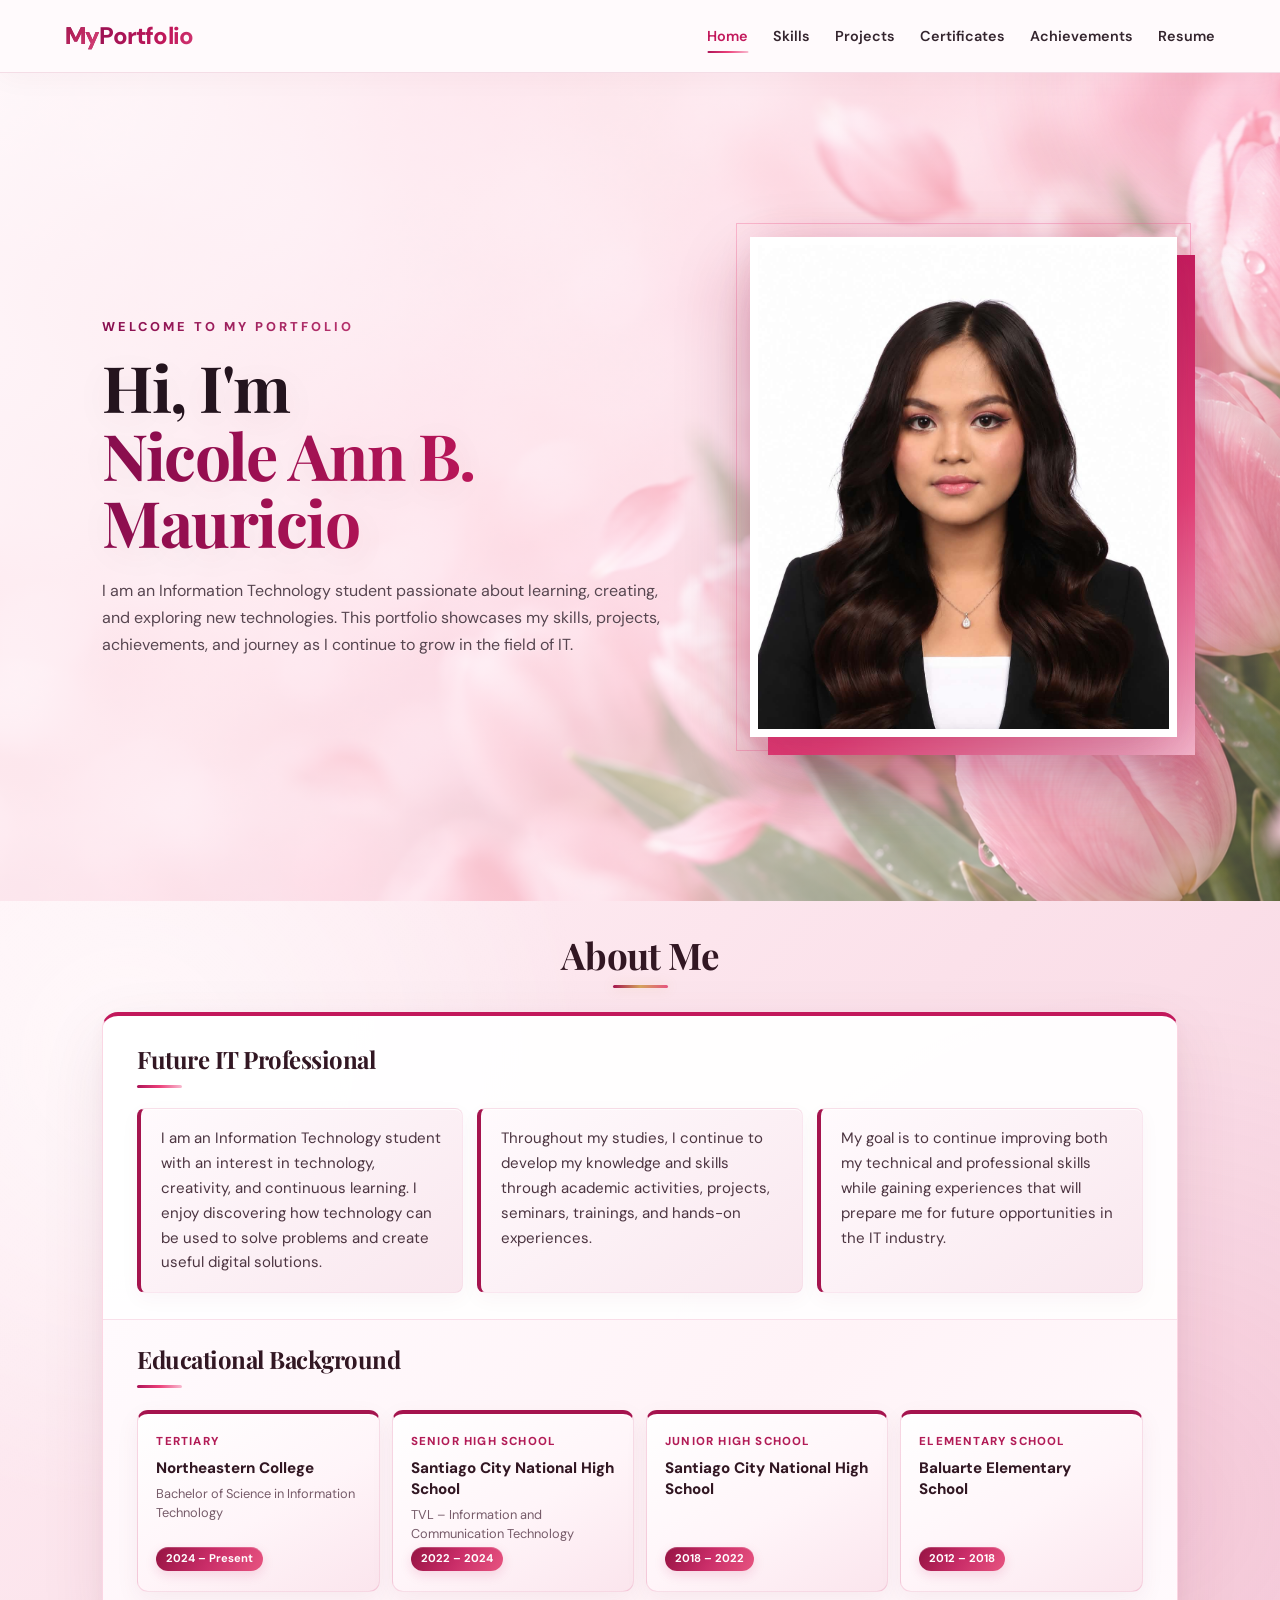
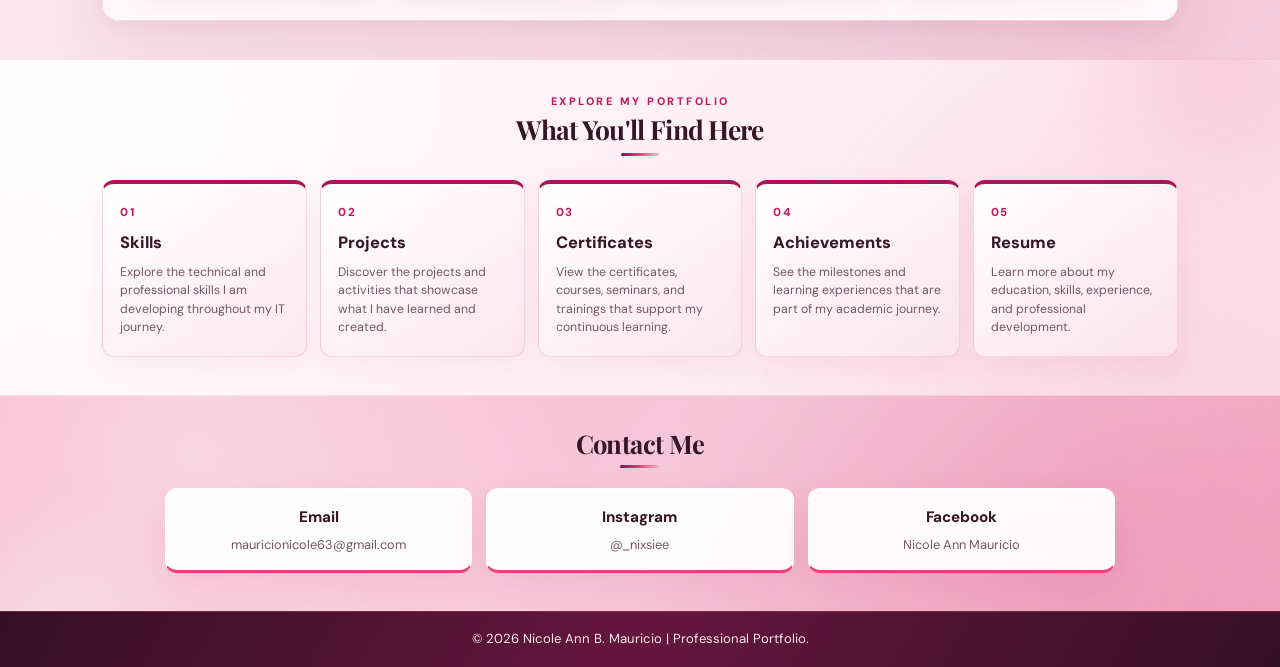
<file: index.html>
<!DOCTYPE html>
<html lang="en">

<head>
    <meta charset="UTF-8">
    <meta name="viewport" content="width=device-width, initial-scale=1.0">
    <title>Portfolio | Nicole Ann B. Mauricio</title>
    <link rel="stylesheet" href="css/index.css">
</head>

<body>

    <header>
        <nav class="navbar">

            <a href="index.html" class="logo">
                <span>My</span>Portfolio
            </a>

            <button
                class="hamburger"
                id="hamburger"
                type="button"
                aria-label="Open navigation menu"
                aria-expanded="false"
                aria-controls="navMenu"
            >
                ☰
            </button>

            <ul class="nav-links" id="navMenu">
                <li><a href="index.html" class="active">Home</a></li>
                <li><a href="skills.html">Skills</a></li>
                <li><a href="projects.html">Projects</a></li>
                <li><a href="certificates.html">Certificates</a></li>
                <li><a href="achievements.html">Achievements</a></li>
                <li><a href="resume.html">Resume</a></li>
            </ul>

        </nav>
    </header>

    <main>

        <section
            class="hero"
            style="background-image: url('images/tulips.png');"
        >

            <div class="hero-container">

                <div class="hero-content">

                    <p class="small-title">
                        WELCOME TO MY PORTFOLIO
                    </p>

                    <h1>
                        Hi, I'm
                        <span>Nicole Ann B. Mauricio</span>
                    </h1>

                    <p class="hero-introduction">
                        I am an Information Technology student
                        passionate about learning, creating, and
                        exploring new technologies. This portfolio
                        showcases my skills, projects, achievements,
                        and journey as I continue to grow in the
                        field of IT.
                    </p>

                </div>

                <div class="hero-photo">

                    <div class="profile-frame">

                        <img
                            src="images/profile.jpg"
                            alt="Profile photo"
                        >

                    </div>

                </div>

            </div>

        </section>

        <section class="home-about">

            <div class="section-heading">
                <h2>About Me</h2>
            </div>

            <div class="about-container">

                <div class="about-text">

                    <h3>Future IT Professional</h3>

                    <div class="about-description">

                        <p>
                            I am an Information Technology student with an
                            interest in technology, creativity, and continuous
                            learning. I enjoy discovering how technology can be
                            used to solve problems and create useful digital
                            solutions.
                        </p>

                        <p>
                            Throughout my studies, I continue to develop my
                            knowledge and skills through academic activities,
                            projects, seminars, trainings, and hands-on
                            experiences.
                        </p>

                        <p>
                            My goal is to continue improving both my technical
                            and professional skills while gaining experiences
                            that will prepare me for future opportunities in
                            the IT industry.
                        </p>

                    </div>

                </div>

                <div class="educational-background">

                    <h3>Educational Background</h3>

                    <div class="education-grid">

                        <div class="education-item">

                            <span class="year">
                                TERTIARY
                            </span>

                            <h4>
                                Northeastern College
                            </h4>

                            <p>
                                Bachelor of Science in
                                Information Technology
                            </p>

                            <span class="education-year">
                                2024 – Present
                            </span>

                        </div>

                        <div class="education-item">

                            <span class="year">
                                SENIOR HIGH SCHOOL
                            </span>

                            <h4>
                                Santiago City National High School
                            </h4>

                            <p>
                                TVL – Information and
                                Communication Technology
                            </p>

                            <span class="education-year">
                                2022 – 2024
                            </span>

                        </div>

                        <div class="education-item">

                            <span class="year">
                                JUNIOR HIGH SCHOOL
                            </span>

                            <h4>
                                Santiago City National High School
                            </h4>

                            <span class="education-year">
                                2018 – 2022
                            </span>

                        </div>

                        <div class="education-item">

                            <span class="year">
                                ELEMENTARY SCHOOL
                            </span>

                            <h4>
                                Baluarte Elementary School
                            </h4>

                            <span class="education-year">
                                2012 – 2018
                            </span>

                        </div>

                    </div>

                </div>

            </div>

        </section>

        <section class="home-overview">

            <div class="overview-heading">

                <p class="small-title">
                    EXPLORE MY PORTFOLIO
                </p>

                <h2>
                    What You'll Find Here
                </h2>

            </div>

            <div class="overview-container">

                <a
                    href="skills.html"
                    class="overview-card"
                >

                    <span class="overview-number">
                        01
                    </span>

                    <h3>
                        Skills
                    </h3>

                    <p>
                        Explore the technical and professional skills
                        I am developing throughout my IT journey.
                    </p>

                </a>

                <a
                    href="projects.html"
                    class="overview-card"
                >

                    <span class="overview-number">
                        02
                    </span>

                    <h3>
                        Projects
                    </h3>

                    <p>
                        Discover the projects and activities that
                        showcase what I have learned and created.
                    </p>

                </a>

                <a
                    href="certificates.html"
                    class="overview-card"
                >

                    <span class="overview-number">
                        03
                    </span>

                    <h3>
                        Certificates
                    </h3>

                    <p>
                        View the certificates, courses, seminars,
                        and trainings that support my continuous
                        learning.
                    </p>

                </a>

                <a
                    href="achievements.html"
                    class="overview-card"
                >

                    <span class="overview-number">
                        04
                    </span>

                    <h3>
                        Achievements
                    </h3>

                    <p>
                        See the milestones and learning experiences
                        that are part of my academic journey.
                    </p>

                </a>

                <a
                    href="resume.html"
                    class="overview-card"
                >

                    <span class="overview-number">
                        05
                    </span>

                    <h3>
                        Resume
                    </h3>

                    <p>
                        Learn more about my education, skills,
                        experience, and professional development.
                    </p>

                </a>

            </div>

        </section>

        <section class="home-contact">

            <div class="contact-heading">

                <h2>
                    Contact Me
                </h2>

            </div>

            <div class="contact-container">

                <a
                    href="mailto:mauricionicole63@gmail.com"
                    class="contact-card"
                >

                    <strong>
                        Email
                    </strong>

                    <span>
                        mauricionicole63@gmail.com
                    </span>

                </a>

                <a
                    href="https://www.instagram.com/_nixsiee/"
                    target="_blank"
                    rel="noopener noreferrer"
                    class="contact-card"
                >

                    <strong>
                        Instagram
                    </strong>

                    <span>
                        @_nixsiee
                    </span>

                </a>

                <a
                    href="https://www.facebook.com/nixsieee/"
                    target="_blank"
                    rel="noopener noreferrer"
                    class="contact-card"
                >

                    <strong>
                        Facebook
                    </strong>

                    <span>
                        Nicole Ann Mauricio
                    </span>

                </a>

            </div>

        </section>

    </main>

    <footer>

        <p>
            © 2026 Nicole Ann B. Mauricio | Professional Portfolio.
        </p>

    </footer>

    <script src="js/script.js"></script>

    <script src="js/index.js" defer></script>
</body>

</html>
</file>
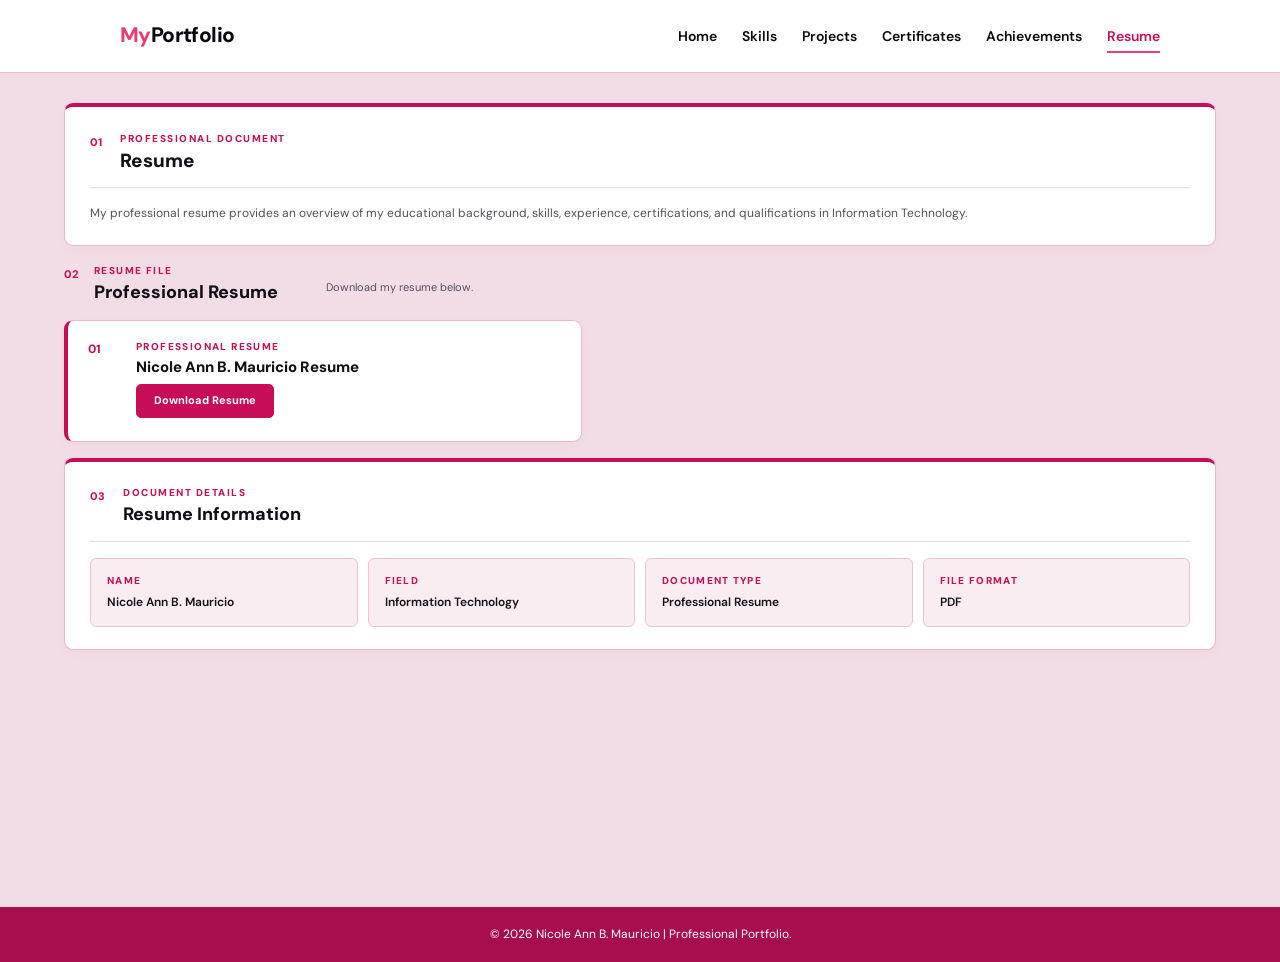
<file: resume.html>
<!DOCTYPE html>
<html lang="en">

<head>
    <meta charset="UTF-8">
    <meta name="viewport" content="width=device-width, initial-scale=1.0">
    <title>Resume | Nicole Ann B. Mauricio</title>
    <link rel="stylesheet" href="css/resume.css">
</head>

<body>

    <header>
        <nav class="navbar">

            <a href="index.html" class="logo">
                <span>My</span>Portfolio
            </a>

            <button
                class="hamburger"
                id="hamburger"
                type="button"
                aria-label="Open navigation menu"
                aria-expanded="false"
                aria-controls="navMenu"
            >
                ☰
            </button>

            <ul class="nav-links" id="navMenu">
                <li><a href="index.html">Home</a></li>
                <li><a href="skills.html">Skills</a></li>
                <li><a href="projects.html">Projects</a></li>
                <li><a href="certificates.html">Certificates</a></li>
                <li><a href="achievements.html">Achievements</a></li>
                <li><a href="resume.html" class="active">Resume</a></li>
            </ul>

        </nav>
    </header>

    <main>

        <section class="resume-download-section">

            <div class="resume-download-content">

                <div class="resume-dashboard-summary">

                    <div class="resume-dashboard-title">

                        <span class="resume-dashboard-number">
                            01
                        </span>

                        <div>

                            <p class="resume-dashboard-label">
                                PROFESSIONAL DOCUMENT
                            </p>

                            <h1>
                                Resume
                            </h1>

                        </div>

                    </div>

                    <p class="resume-dashboard-description">
                        My professional resume provides an overview of my
                        educational background, skills, experience,
                        certifications, and qualifications in Information
                        Technology.
                    </p>

                </div>

                <div class="resume-dashboard-download-heading">

                    <div>

                        <span>
                            02
                        </span>

                        <div>

                            <p>
                                RESUME FILE
                            </p>

                            <h2>
                                Professional Resume
                            </h2>

                        </div>

                    </div>

                    <p>
                        Download my resume below.
                    </p>

                </div>

                <div class="resume-version-container">

                    <div class="resume-version-card">

                        <span class="resume-version-number">
                            01
                        </span>

                        <div class="resume-version-info">

                            <p class="resume-card-label">
                                PROFESSIONAL RESUME
                            </p>

                            <h3>
                                Nicole Ann B. Mauricio Resume
                            </h3>

                            <a
                                href="resume/Mauricio Resume.pdf"
                                class="resume-download-btn"
                                download
                            >
                                Download Resume
                            </a>

                        </div>

                    </div>

                </div>

                <div class="resume-document-details">

                    <div class="resume-dashboard-title">

                        <span class="resume-dashboard-number">
                            03
                        </span>

                        <div>

                            <p class="resume-dashboard-label">
                                DOCUMENT DETAILS
                            </p>

                            <h2>
                                Resume Information
                            </h2>

                        </div>

                    </div>

                    <div class="resume-document-grid">

                        <div class="resume-document-item">
                            <span>NAME</span>
                            <p>Nicole Ann B. Mauricio</p>
                        </div>

                        <div class="resume-document-item">
                            <span>FIELD</span>
                            <p>Information Technology</p>
                        </div>

                        <div class="resume-document-item">
                            <span>DOCUMENT TYPE</span>
                            <p>Professional Resume</p>
                        </div>

                        <div class="resume-document-item">
                            <span>FILE FORMAT</span>
                            <p>PDF</p>
                        </div>

                    </div>

                </div>

            </div>

        </section>

    </main>

    <footer>
        <p>
            © 2026 Nicole Ann B. Mauricio | Professional Portfolio.
        </p>
    </footer>

    <script src="js/script.js"></script>

    <script src="js/resume.js" defer></script>
</body>

</html>
</file>
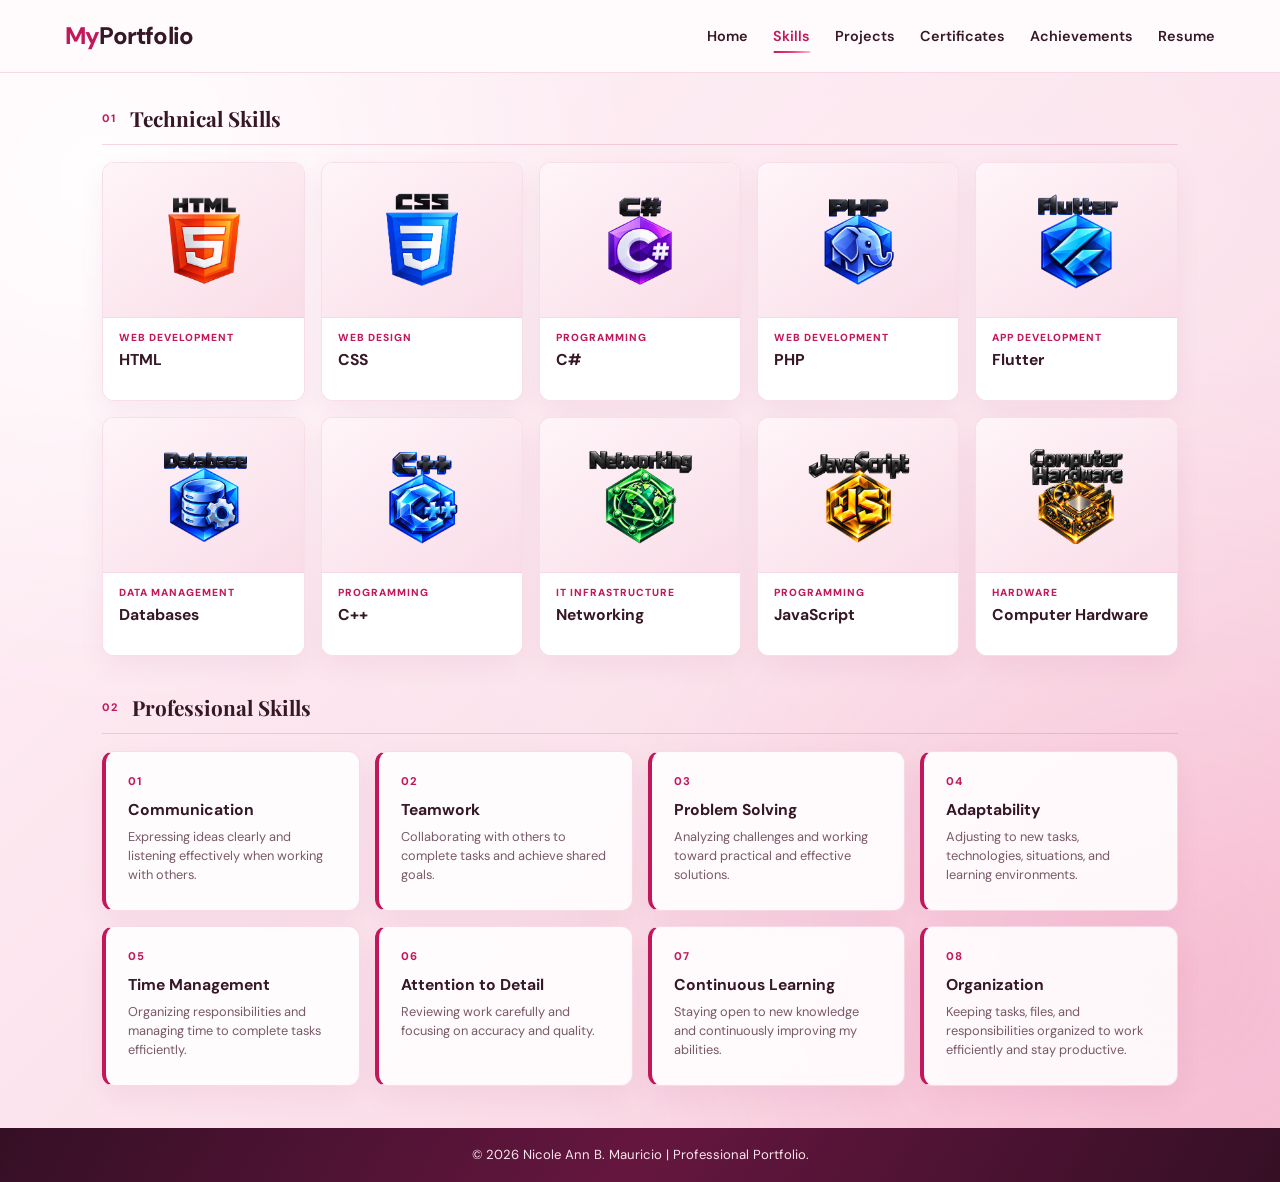
<file: skills.html>
<!DOCTYPE html>
<html lang="en">

<head>
    <meta charset="UTF-8">
    <meta name="viewport" content="width=device-width, initial-scale=1.0">
    <title>Skills | Nicole Ann B. Mauricio</title>
    <link rel="stylesheet" href="css/skills.css">
</head>

<body>

    <header>
        <nav class="navbar">

            <a href="index.html" class="logo">
                <span>My</span>Portfolio
            </a>

            <button
                class="hamburger"
                id="hamburger"
                type="button"
                aria-label="Open navigation menu"
                aria-expanded="false"
                aria-controls="navMenu"
            >
                ☰
            </button>

            <ul class="nav-links" id="navMenu">
                <li><a href="index.html">Home</a></li>
                <li><a href="skills.html" class="active">Skills</a></li>
                <li><a href="projects.html">Projects</a></li>
                <li><a href="certificates.html">Certificates</a></li>
                <li><a href="achievements.html">Achievements</a></li>
                <li><a href="resume.html">Resume</a></li>
            </ul>

        </nav>
    </header>

    <main>

        <section class="skills-page">

            <div class="technical-section">

                <div class="skills-section-title">

                    <div>
                        <span>01</span>
                        <h2>Technical Skills</h2>
                    </div>

                </div>

                <div class="technical-skills-grid">

                    <div class="technical-skill-card">

                        <div class="skill-image">
                            <img
                                src="images/html.png"
                                alt="HTML"
                            >
                        </div>

                        <div class="technical-skill-info">
                            <span>WEB DEVELOPMENT</span>
                            <h3>HTML</h3>
                        </div>

                    </div>

                    <div class="technical-skill-card">

                        <div class="skill-image">
                            <img
                                src="images/css.png"
                                alt="CSS"
                            >
                        </div>

                        <div class="technical-skill-info">
                            <span>WEB DESIGN</span>
                            <h3>CSS</h3>
                        </div>

                    </div>

                    <div class="technical-skill-card">

                        <div class="skill-image">
                            <img
                                src="images/csharp.png"
                                alt="C#"
                            >
                        </div>

                        <div class="technical-skill-info">
                            <span>PROGRAMMING</span>
                            <h3>C#</h3>
                        </div>

                    </div>

                    <div class="technical-skill-card">

                        <div class="skill-image">
                            <img
                                src="images/php.png"
                                alt="PHP"
                            >
                        </div>

                        <div class="technical-skill-info">
                            <span>WEB DEVELOPMENT</span>
                            <h3>PHP</h3>
                        </div>

                    </div>

                    <div class="technical-skill-card">

                        <div class="skill-image">
                            <img
                                src="images/flutter.png"
                                alt="Flutter"
                            >
                        </div>

                        <div class="technical-skill-info">
                            <span>APP DEVELOPMENT</span>
                            <h3>Flutter</h3>
                        </div>

                    </div>

                    <div class="technical-skill-card">

                        <div class="skill-image">
                            <img
                                src="images/database.png"
                                alt="Databases"
                            >
                        </div>

                        <div class="technical-skill-info">
                            <span>DATA MANAGEMENT</span>
                            <h3>Databases</h3>
                        </div>

                    </div>

                    <div class="technical-skill-card">

                        <div class="skill-image">
                            <img
                                src="images/cpp.png"
                                alt="C++"
                            >
                        </div>

                        <div class="technical-skill-info">
                            <span>PROGRAMMING</span>
                            <h3>C++</h3>
                        </div>

                    </div>

                    <div class="technical-skill-card">

                        <div class="skill-image">
                            <img
                                src="images/networking.png"
                                alt="Networking"
                            >
                        </div>

                        <div class="technical-skill-info">
                            <span>IT INFRASTRUCTURE</span>
                            <h3>Networking</h3>
                        </div>

                    </div>

                    <div class="technical-skill-card">

                        <div class="skill-image">
                            <img
                                src="images/javascript.png"
                                alt="JavaScript"
                            >
                        </div>

                        <div class="technical-skill-info">
                            <span>PROGRAMMING</span>
                            <h3>JavaScript</h3>
                        </div>

                    </div>

                    <div class="technical-skill-card">

                        <div class="skill-image">
                            <img
                                src="images/hardware.png"
                                alt="Computer Hardware"
                            >
                        </div>

                        <div class="technical-skill-info">
                            <span>HARDWARE</span>
                            <h3>Computer Hardware</h3>
                        </div>

                    </div>

                </div>

            </div>

            <div class="professional-section">

                <div class="skills-section-title">

                    <div>
                        <span>02</span>
                        <h2>Professional Skills</h2>
                    </div>

                </div>

                <div class="professional-skills-grid">

                    <div class="professional-skill-card">
                        <span>01</span>
                        <h3>Communication</h3>
                        <p>
                            Expressing ideas clearly and listening
                            effectively when working with others.
                        </p>
                    </div>

                    <div class="professional-skill-card">
                        <span>02</span>
                        <h3>Teamwork</h3>
                        <p>
                            Collaborating with others to complete
                            tasks and achieve shared goals.
                        </p>
                    </div>

                    <div class="professional-skill-card">
                        <span>03</span>
                        <h3>Problem Solving</h3>
                        <p>
                            Analyzing challenges and working toward
                            practical and effective solutions.
                        </p>
                    </div>

                    <div class="professional-skill-card">
                        <span>04</span>
                        <h3>Adaptability</h3>
                        <p>
                            Adjusting to new tasks, technologies,
                            situations, and learning environments.
                        </p>
                    </div>

                    <div class="professional-skill-card">
                        <span>05</span>
                        <h3>Time Management</h3>
                        <p>
                            Organizing responsibilities and managing
                            time to complete tasks efficiently.
                        </p>
                    </div>

                    <div class="professional-skill-card">
                        <span>06</span>
                        <h3>Attention to Detail</h3>
                        <p>
                            Reviewing work carefully and focusing
                            on accuracy and quality.
                        </p>
                    </div>

                    <div class="professional-skill-card">
                        <span>07</span>
                        <h3>Continuous Learning</h3>
                        <p>
                            Staying open to new knowledge and
                            continuously improving my abilities.
                        </p>
                    </div>

                    <div class="professional-skill-card">
                        <span>08</span>
                        <h3>Organization</h3>
                        <p>
                            Keeping tasks, files, and responsibilities organized
                            to work efficiently and stay productive.
                        </p>
                    </div>

                </div>

            </div>

        </section>

    </main>

    <footer>
        <p>
            © 2026 Nicole Ann B. Mauricio | Professional Portfolio.
        </p>
    </footer>

    <script src="js/script.js"></script>

    <script src="js/skills.js" defer></script>
</body>

</html>
</file>
<file: css/index.css>
@import url('https://fonts.googleapis.com/css2?family=DM+Sans:wght@400;500;600;700;800&family=Playfair+Display:wght@500;600;700;800&display=swap');

:root {
    --primary: #c2185b;
    --primary-light: #e75480;
    --primary-dark: #8e1245;
    --pink-soft: #fff0f5;
    --pink-medium: #f8d9e5;
    --pink-glow: rgba(231, 84, 128, 0.2);
    --white: #ffffff;
    --text: #231820;
    --muted: #665b63;
    --border: rgba(194, 24, 91, 0.14);
    --shadow: 0 12px 35px rgba(117, 36, 71, 0.09);
    --shadow-hover: 0 22px 48px rgba(117, 36, 71, 0.18);
    --ease: cubic-bezier(0.22, 1, 0.36, 1);
}

* {
    margin: 0;
    padding: 0;
    box-sizing: border-box;
}

html {
    scroll-behavior: smooth;
}

body {
    min-height: 100vh;
    display: flex;
    flex-direction: column;
    font-family: "DM Sans", Arial, sans-serif;
    background: var(--white);
    color: var(--text);
    line-height: 1.7;
    -webkit-font-smoothing: antialiased;
    overflow-x: hidden;
}

main {
    flex: 1;
}

a {
    color: inherit;
    text-decoration: none;
}

img {
    max-width: 100%;
}

::selection {
    background: #f2a7c2;
    color: #66102f;
}

header {
    position: sticky;
    top: 0;
    z-index: 9999;
    background: rgba(255, 255, 255, 0.94);
    border-bottom: 1px solid var(--border);
    backdrop-filter: blur(18px);
    -webkit-backdrop-filter: blur(18px);
    transition: background 0.4s ease, box-shadow 0.4s ease;
}

header.premium-scrolled {
    background: rgba(255, 250, 252, 0.97);
    box-shadow: 0 12px 35px rgba(113, 29, 63, 0.12);
}

.navbar {
    width: 100%;
    max-width: 1200px;
    min-height: 72px;
    margin: 0 auto;
    padding: 0 25px;
    display: flex;
    justify-content: space-between;
    align-items: center;
    position: relative;
}

.logo {
    color: var(--text);
    font-size: 1.5rem;
    font-weight: 800;
    white-space: nowrap;
    letter-spacing: -0.8px;
    transition: color 0.3s ease, text-shadow 0.3s ease;
}

.logo span {
    color: var(--primary);
}

.logo:hover {
    text-shadow: 0 0 18px var(--pink-glow);
}

.nav-links {
    list-style: none;
    display: flex;
    align-items: center;
    gap: 25px;
}

.nav-links li {
    list-style: none;
}

.nav-links a {
    position: relative;
    color: #34252e;
    font-size: 0.9rem;
    font-weight: 600;
    transition: color 0.3s ease;
}

.nav-links a::before {
    content: "";
    position: absolute;
    left: 50%;
    bottom: -8px;
    width: 0;
    height: 2px;
    border-radius: 20px;
    background: linear-gradient(
        90deg,
        var(--primary),
        #ff8bad
    );
    transform: translateX(-50%);
    transition: width 0.4s var(--ease);
}

.nav-links a:hover,
.nav-links a.active {
    color: var(--primary);
}

.nav-links a:hover::before,
.nav-links a.active::before {
    width: 100%;
}

.hamburger {
    display: none;
    position: relative;
    z-index: 10001;
    padding: 8px 10px;
    background: transparent;
    border: none;
    color: var(--text);
    font-size: 30px;
    line-height: 1;
    cursor: pointer;
    transition: color 0.3s ease, transform 0.3s ease;
}

.hamburger:hover {
    color: var(--primary);
    transform: scale(1.08);
}

.hero {
    min-height: calc(100vh - 72px);
    display: flex;
    align-items: center;
    padding: 60px 8%;
    position: relative;
    overflow: hidden;
    background-size: cover;
    background-position: center;
    background-repeat: no-repeat;
    isolation: isolate;
}

.hero::before {
    content: "";
    position: absolute;
    inset: 0;
    z-index: -1;
    background: linear-gradient(
        100deg,
        rgba(255, 250, 252, 0.84),
        rgba(255, 239, 246, 0.55),
        rgba(255, 255, 255, 0.24)
    );
    pointer-events: none;
}

.hero::after {
    content: "";
    position: absolute;
    width: 450px;
    height: 450px;
    top: -220px;
    right: -180px;
    z-index: -1;
    border-radius: 50%;
    background: radial-gradient(
        circle,
        rgba(255, 146, 186, 0.22),
        transparent 70%
    );
    filter: blur(35px);
    animation: ambientGlow 9s ease-in-out infinite alternate;
    pointer-events: none;
}

.hero-container {
    width: 100%;
    max-width: 1400px;
    margin: 0 auto;
    display: grid;
    grid-template-columns: minmax(0, 1.15fr) minmax(320px, 0.85fr);
    align-items: center;
    gap: 70px;
}

.hero-content {
    width: 100%;
    max-width: 700px;
}

.small-title {
    color: var(--primary-dark);
    font-size: 0.8rem;
    font-weight: 800;
    letter-spacing: 3px;
    margin-bottom: 16px;
}

.hero .small-title {
    background: linear-gradient(
        90deg,
        var(--primary-dark),
        var(--primary-light)
    );
    background-clip: text;
    -webkit-background-clip: text;
    -webkit-text-fill-color: transparent;
}

.hero h1 {
    color: #24141e;
    font-family: "Playfair Display", Georgia, serif;
    font-size: clamp(3rem, 5vw, 5rem);
    font-weight: 700;
    line-height: 1.05;
    letter-spacing: -1.5px;
}

.hero h1 span {
    display: block;
    color: var(--primary);
    background: linear-gradient(
        120deg,
        #8e1245,
        #c2185b,
        #e75480,
        #9f174c
    );
    background-size: 200% auto;
    background-clip: text;
    -webkit-background-clip: text;
    -webkit-text-fill-color: transparent;
    animation: gradientFlow 8s ease infinite;
}

.hero-introduction {
    width: 100%;
    max-width: 600px;
    margin-top: 22px;
    color: #51414b;
    font-size: 1rem;
    line-height: 1.7;
}

.hero-photo {
    width: 100%;
    display: flex;
    justify-content: flex-end;
    align-items: center;
}

.profile-frame {
    width: 100%;
    max-width: 430px;
    height: 500px;
    position: relative;
    z-index: 1;
    animation: profileFloat 7s ease-in-out infinite;
}

.profile-frame::before {
    content: "";
    position: absolute;
    width: 100%;
    height: 100%;
    top: 18px;
    left: 18px;
    background: linear-gradient(
        145deg,
        #a91551,
        #e75480,
        #f6a5c1
    );
    z-index: -1;
    box-shadow: 0 15px 45px rgba(194, 24, 91, 0.25);
    transition: box-shadow 0.5s ease;
}

.profile-frame img {
    width: 100%;
    height: 100%;
    display: block;
    object-fit: cover;
    object-position: center;
    background: var(--white);
    border: 8px solid var(--white);
    box-shadow:
        0 20px 50px rgba(91, 24, 53, 0.2),
        0 0 35px rgba(231, 84, 128, 0.08);
    transition:
        filter 0.6s ease,
        box-shadow 0.6s ease;
}

.profile-frame:hover img {
    filter: brightness(1.04) saturate(1.08);
    box-shadow:
        0 30px 65px rgba(91, 24, 53, 0.28),
        0 0 45px rgba(231, 84, 128, 0.18);
}

.section-heading {
    max-width: 750px;
    margin: 0 auto 40px;
    text-align: center;
}

.section-heading > p:first-child {
    color: var(--primary-light);
    font-size: 0.75rem;
    font-weight: 800;
    letter-spacing: 2px;
}

.section-heading h2 {
    color: var(--text);
    font-family: "Playfair Display", Georgia, serif;
    font-size: 1.8rem;
    margin: 5px 0 12px;
}

.section-heading h2::after {
    content: "";
    display: block;
    width: 48px;
    height: 3px;
    margin: 10px auto 0;
    background: linear-gradient(
        90deg,
        var(--primary),
        #ff9cbd
    );
    border-radius: 10px;
}

.section-description {
    color: var(--muted);
}

.home-about,
.home-overview,
.home-contact {
    width: 100%;
    padding: 32px 8% 38px;
}

.home-about {
    background: linear-gradient(
        135deg,
        #f9dce7,
        #fff0f5 55%,
        #f6c9d9
    );
}

.home-about .section-heading {
    margin: 0 auto 24px;
}

.home-about .section-heading h2 {
    margin: 0;
    color: var(--text);
    font-size: 1.8rem;
    line-height: 1.2;
}

.home-about .section-heading h2::after {
    width: 42px;
    height: 3px;
    margin: 8px auto 0;
}

.about-container {
    width: 100%;
    max-width: 1400px;
    margin: 0 auto;
    overflow: hidden;
    background: rgba(255, 255, 255, 0.96);
    border: 1px solid rgba(194, 24, 91, 0.14);
    border-top: 5px solid var(--primary);
    border-radius: 12px;
    box-shadow: var(--shadow);
    transition:
        box-shadow 0.5s ease,
        border-color 0.5s ease;
}

.about-container:hover {
    box-shadow: var(--shadow-hover);
    border-color: rgba(194, 24, 91, 0.24);
}

.about-text {
    width: 100%;
    margin: 0;
    padding: 28px 34px 26px;
    background: transparent;
    border: none;
    border-radius: 0;
    box-shadow: none;
}

.about-text h3,
.educational-background > h3 {
    position: relative;
    margin: 0 0 20px;
    padding-bottom: 13px;
    color: var(--text);
    font-family: "Playfair Display", Georgia, serif;
    font-size: 1.5rem;
    font-weight: 700;
    line-height: 1.3;
}

.about-text h3::after,
.educational-background > h3::after {
    content: "";
    position: absolute;
    left: 0;
    bottom: 0;
    width: 42px;
    height: 3px;
    background: linear-gradient(
        90deg,
        var(--primary),
        #ff9cbd
    );
    border-radius: 10px;
}

.about-description {
    width: 100%;
    display: grid;
    grid-template-columns: repeat(3, minmax(0, 1fr));
    gap: 14px;
    align-items: stretch;
}

.about-description p {
    width: 100%;
    min-width: 0;
    min-height: 132px;
    margin: 0;
    padding: 17px 20px;
    background: linear-gradient(
        145deg,
        #fff2f7,
        #f8dce7
    );
    color: #493640;
    border-left: 4px solid var(--primary);
    border-radius: 0 8px 8px 0;
    font-size: 0.94rem;
    line-height: 1.65;
    transition:
        background 0.4s ease,
        box-shadow 0.4s ease,
        border-color 0.4s ease;
}

.about-description p:hover {
    background: linear-gradient(
        145deg,
        #fff8fb,
        #f9e5ed
    );
    border-left-color: var(--primary-light);
    box-shadow: 0 10px 25px rgba(194, 24, 91, 0.1);
}

.educational-background {
    width: 100%;
    margin: 0;
    padding: 24px 34px 28px;
    background: linear-gradient(
        135deg,
        #fffafd,
        #fff3f7
    );
    border: none;
    border-top: 1px solid var(--border);
    border-radius: 0;
    box-shadow: none;
}

.educational-background > h3 {
    margin-bottom: 22px;
}

.education-grid {
    width: 100%;
    display: grid;
    grid-template-columns: repeat(4, minmax(0, 1fr));
    gap: 12px;
}

.education-item {
    min-width: 0;
    min-height: 175px;
    padding: 20px 18px;
    display: flex;
    flex-direction: column;
    background: linear-gradient(
        145deg,
        #fffafd,
        #fce8f0
    );
    border: 1px solid #edc5d4;
    border-top: 4px solid var(--primary);
    border-radius: 9px;
    box-shadow: 0 5px 18px rgba(194, 24, 91, 0.04);
    transition:
        transform 0.4s var(--ease),
        background 0.4s ease,
        border-color 0.4s ease,
        box-shadow 0.4s ease;
}

.education-item:hover {
    transform: translateY(-6px);
    background: #fff8fb;
    border-color: var(--primary-light);
    box-shadow: var(--shadow-hover);
}

.education-item .year {
    display: block;
    margin: 0 0 7px;
    color: var(--primary);
    font-size: 0.7rem;
    font-weight: 800;
    letter-spacing: 1px;
    line-height: 1.4;
}

.education-item h4 {
    margin: 0 0 5px;
    color: var(--text);
    font-size: 0.95rem;
    font-weight: 700;
    line-height: 1.4;
}

.education-item p {
    margin: 0 0 4px;
    color: var(--muted);
    font-size: 0.8rem;
    line-height: 1.5;
}

.education-item .education-year {
    display: inline-block;
    align-self: flex-start;
    margin-top: auto;
    padding: 4px 10px;
    background: linear-gradient(
        120deg,
        var(--primary-dark),
        var(--primary-light)
    );
    color: var(--white);
    border-radius: 20px;
    font-size: 0.7rem;
    font-weight: 700;
    line-height: 1.4;
}

.home-overview {
    background: linear-gradient(
        135deg,
        #fffafd,
        #fff0f5,
        #fff8fb
    );
    border-top: 1px solid var(--border);
    border-bottom: 1px solid var(--border);
}

.overview-heading {
    max-width: 650px;
    margin: 0 auto 24px;
    text-align: center;
}

.overview-heading .small-title {
    margin-bottom: 3px;
    color: var(--primary);
    font-size: 0.68rem;
    font-weight: 800;
    letter-spacing: 2px;
}

.overview-heading h2 {
    margin: 0;
    color: var(--text);
    font-family: "Playfair Display", Georgia, serif;
    font-size: 1.65rem;
    line-height: 1.2;
}

.overview-heading h2::after {
    content: "";
    display: block;
    width: 38px;
    height: 3px;
    margin: 8px auto 0;
    background: linear-gradient(
        90deg,
        var(--primary),
        #ff9cbd
    );
    border-radius: 10px;
}

.overview-heading > p:last-child {
    margin-top: 9px;
    color: var(--muted);
    font-size: 0.84rem;
    line-height: 1.5;
}

.overview-container {
    width: 100%;
    max-width: 1300px;
    margin: 0 auto;
    display: grid;
    grid-template-columns: repeat(5, minmax(0, 1fr));
    gap: 13px;
}

.overview-card {
    min-width: 0;
    min-height: 155px;
    padding: 19px 17px;
    display: flex;
    flex-direction: column;
    position: relative;
    overflow: hidden;
    background: linear-gradient(
        145deg,
        #ffffff,
        #fce8f0
    );
    border: 1px solid #ecd1dc;
    border-top: 4px solid var(--primary);
    border-radius: 8px;
    box-shadow: 0 5px 18px rgba(117, 36, 71, 0.06);
    transition:
        transform 0.4s var(--ease),
        box-shadow 0.4s ease,
        border-color 0.4s ease,
        background 0.4s ease;
}

.overview-card::before {
    content: "";
    position: absolute;
    inset: 0;
    background: radial-gradient(
        circle at var(--mouse-x, 50%) var(--mouse-y, 50%),
        rgba(231, 84, 128, 0.16),
        transparent 65%
    );
    opacity: 0;
    transition: opacity 0.4s ease;
    pointer-events: none;
}

.overview-card:hover {
    transform: translateY(-7px);
    border-color: var(--primary-light);
    box-shadow: var(--shadow-hover);
}

.overview-card:hover::before {
    opacity: 1;
}

.overview-number {
    display: block;
    margin-bottom: 6px;
    color: var(--primary);
    font-size: 0.72rem;
    font-weight: 800;
    letter-spacing: 1px;
}

.overview-card h3 {
    margin: 0 0 6px;
    color: var(--text);
    font-size: 1.03rem;
    font-weight: 800;
    transition: color 0.3s ease;
}

.overview-card:hover h3 {
    color: var(--primary);
}

.overview-card p {
    margin: 0;
    color: var(--muted);
    font-size: 0.77rem;
    line-height: 1.5;
}

.home-contact {
    background: linear-gradient(
        135deg,
        #eeb2c8,
        #f7d0df,
        #e9a9be
    );
}

.contact-heading {
    max-width: 750px;
    margin: 0 auto 20px;
    text-align: center;
}

.contact-heading h2 {
    color: var(--text);
    margin: 0;
    font-family: "Playfair Display", Georgia, serif;
    font-size: 1.6rem;
    line-height: 1.2;
}

.contact-heading h2::after {
    content: "";
    display: block;
    width: 40px;
    height: 3px;
    margin: 7px auto;
    background: var(--primary);
    border-radius: 10px;
}

.contact-heading .section-description {
    margin: 0;
    color: var(--muted);
    font-size: 0.88rem;
    line-height: 1.5;
}

.contact-container {
    width: 100%;
    max-width: 950px;
    margin: 0 auto;
    display: grid;
    grid-template-columns: repeat(3, 1fr);
    gap: 14px;
}

.contact-card {
    min-height: 85px;
    padding: 14px 16px;
    display: flex;
    flex-direction: column;
    justify-content: center;
    align-items: center;
    position: relative;
    overflow: hidden;
    background: rgba(255, 255, 255, 0.93);
    border: 1px solid rgba(255, 255, 255, 0.8);
    border-bottom: 3px solid var(--primary-light);
    border-radius: 9px;
    text-align: center;
    box-shadow: 0 8px 25px rgba(117, 36, 71, 0.07);
    transition:
        transform 0.4s var(--ease),
        border-color 0.4s ease,
        box-shadow 0.4s ease,
        background 0.4s ease;
}

.contact-card:hover {
    transform: translateY(-6px);
    background: #ffffff;
    border-color: var(--primary-light);
    box-shadow: var(--shadow-hover);
}

.contact-card strong {
    display: block;
    margin-bottom: 3px;
    color: var(--text);
    font-size: 0.95rem;
    transition: color 0.3s ease;
}

.contact-card:hover strong {
    color: var(--primary);
}

.contact-card span {
    color: var(--muted);
    font-size: 0.8rem;
    overflow-wrap: anywhere;
}

footer {
    padding: 16px 8%;
    display: flex;
    justify-content: center;
    align-items: center;
    background: linear-gradient(
        120deg,
        #24121e,
        #401a2e,
        #24121e
    );
    color: #f0cbd9;
    font-size: 0.82rem;
    text-align: center;
}

.premium-reveal {
    opacity: 0;
    transform: translateY(28px);
    transition:
        opacity 0.85s var(--ease),
        transform 0.85s var(--ease);
    transition-delay: var(--reveal-delay, 0ms);
}

.premium-reveal.premium-visible {
    opacity: 1;
    transform: translateY(0);
}

.premium-press {
    filter: brightness(1.08);
}

a:focus-visible,
button:focus-visible {
    outline: 2px solid var(--primary);
    outline-offset: 4px;
}

@keyframes profileFloat {
    0%, 100% {
        transform: translateY(0);
    }

    50% {
        transform: translateY(-9px);
    }
}

@keyframes ambientGlow {
    from {
        opacity: 0.45;
        transform: scale(1);
    }

    to {
        opacity: 0.9;
        transform: scale(1.15);
    }
}

@keyframes gradientFlow {
    0%, 100% {
        background-position: 0% center;
    }

    50% {
        background-position: 100% center;
    }
}

@media (max-width: 1100px) {
    .overview-container {
        max-width: 900px;
        grid-template-columns: repeat(3, 1fr);
    }

    .education-grid {
        grid-template-columns: repeat(2, minmax(0, 1fr));
    }
}

@media (max-width: 900px) {
    .hamburger {
        display: block;
    }

    .nav-links {
        display: none;
        position: absolute;
        top: 72px;
        left: 0;
        width: 100%;
        background: rgba(255, 250, 252, 0.98);
        backdrop-filter: blur(20px);
        -webkit-backdrop-filter: blur(20px);
        flex-direction: column;
        align-items: stretch;
        gap: 0;
        z-index: 10000;
        border-top: 1px solid var(--border);
        box-shadow: 0 15px 35px rgba(117, 36, 71, 0.14);
    }

    .nav-links.show {
        display: flex;
    }

    .nav-links li {
        width: 100%;
    }

    .nav-links a {
        display: block;
        width: 100%;
        padding: 15px 25px;
        border-bottom: 1px solid var(--border);
    }

    .nav-links a:hover,
    .nav-links a.active {
        padding-left: 32px;
        background: #fde8ef;
        color: var(--primary);
    }

    .nav-links a::before {
        display: none;
    }

    .hero {
        min-height: auto;
        padding: 55px 7%;
    }

    .hero-container {
        grid-template-columns: 1fr;
        gap: 45px;
    }

    .hero-photo {
        justify-content: center;
    }

    .profile-frame {
        max-width: 380px;
        height: 440px;
    }

    .home-about,
    .home-overview,
    .home-contact {
        padding: 30px 6% 34px;
    }

    .overview-container {
        grid-template-columns: repeat(2, 1fr);
    }

    .contact-container {
        max-width: 700px;
    }
}

@media (max-width: 700px) {
    .about-description {
        grid-template-columns: 1fr;
    }

    .about-description p {
        min-height: auto;
    }

    .education-grid {
        grid-template-columns: 1fr;
    }
}

@media (max-width: 650px) {
    .navbar {
        padding: 0 20px;
    }

    .logo {
        font-size: 1.3rem;
    }

    .hero {
        padding: 50px 6%;
    }

    .hero-container {
        gap: 35px;
    }

    .small-title {
        font-size: 0.7rem;
        letter-spacing: 2px;
        margin-bottom: 12px;
    }

    .hero h1 {
        font-size: 2.8rem;
    }

    .hero-introduction {
        max-width: 100%;
        margin-top: 18px;
        font-size: 0.9rem;
        line-height: 1.6;
    }

    .hero-photo {
        justify-content: center;
        padding-right: 10px;
        padding-bottom: 10px;
    }

    .profile-frame {
        max-width: 300px;
        height: 350px;
    }

    .profile-frame::before {
        top: 10px;
        left: 10px;
    }

    .profile-frame img {
        border-width: 6px;
    }

    .home-about,
    .home-overview,
    .home-contact {
        padding: 27px 6% 30px;
    }

    .home-about .section-heading {
        margin-bottom: 18px;
    }

    .about-text {
        padding: 22px 20px;
    }

    .educational-background {
        padding: 22px 20px 24px;
    }

    .overview-container {
        grid-template-columns: 1fr;
    }

    .contact-container {
        grid-template-columns: 1fr;
    }
}

@media (prefers-reduced-motion: reduce) {
    html {
        scroll-behavior: auto;
    }

    *,
    *::before,
    *::after {
        animation-duration: 0.01ms !important;
        animation-iteration-count: 1 !important;
        transition-duration: 0.01ms !important;
        transition-delay: 0ms !important;
    }

    .premium-reveal {
        opacity: 1;
        transform: none;
    }
}

:root {
    --luxury-rose: #a5144e;
    --luxury-pink: #d94378;
    --luxury-blush: #f6c9d9;
    --luxury-cream: #fffafc;
    --luxury-gold: #d5a45c;
    --luxury-dark: #25151f;
    --luxury-ease: cubic-bezier(0.22, 1, 0.36, 1);
}

body {
    background: var(--luxury-cream);
}

header {
    background: rgba(255, 250, 252, 0.92);
    border-bottom: 1px solid rgba(165, 20, 78, 0.12);
    box-shadow: 0 4px 30px rgba(91, 24, 53, 0.04);
}

header.premium-scrolled {
    background: rgba(255, 250, 252, 0.97);
    box-shadow:
        0 12px 35px rgba(91, 24, 53, 0.1),
        0 1px 0 rgba(213, 164, 92, 0.18);
}

.logo {
    background: linear-gradient(
        110deg,
        #321823,
        #9f174c,
        #d5a45c,
        #9f174c
    );
    background-size: 250% auto;
    background-clip: text;
    -webkit-background-clip: text;
    -webkit-text-fill-color: transparent;
    animation: luxuryLogoShine 9s ease-in-out infinite;
}

.logo span {
    background: linear-gradient(
        120deg,
        #a5144e,
        #d94378
    );
    background-clip: text;
    -webkit-background-clip: text;
    -webkit-text-fill-color: transparent;
}

.nav-links a {
    transition:
        color 0.35s ease,
        text-shadow 0.35s ease;
}

.nav-links a:hover {
    color: var(--luxury-rose);
    text-shadow: 0 0 18px rgba(217, 67, 120, 0.18);
}

.nav-links a::before {
    background: linear-gradient(
        90deg,
        #a5144e,
        #d5a45c,
        #d94378
    );
}

.hero {
    isolation: isolate;
}

.hero::before {
    background: linear-gradient(
        105deg,
        rgba(255, 250, 252, 0.88),
        rgba(255, 239, 246, 0.65),
        rgba(255, 255, 255, 0.18)
    );
}

.hero-content {
    position: relative;
    z-index: 2;
}

.hero h1 {
    text-shadow: 0 8px 35px rgba(91, 24, 53, 0.08);
}

.hero h1 span {
    background: linear-gradient(
        110deg,
        #7f123c,
        #b91f59,
        #e36a95,
        #c99b5b,
        #a5144e
    );
    background-size: 300% auto;
    background-clip: text;
    -webkit-background-clip: text;
    -webkit-text-fill-color: transparent;
    animation: luxuryTextGradient 10s ease-in-out infinite;
}

.hero-introduction {
    color: #584550;
    text-shadow: 0 1px 0 rgba(255, 255, 255, 0.3);
}

.profile-frame {
    isolation: isolate;
}

.profile-frame::before {
    background: linear-gradient(
        145deg,
        #8e1245,
        #d94378,
        #f1a4c0,
        #d5a45c
    );
    box-shadow:
        0 25px 55px rgba(165, 20, 78, 0.22),
        0 0 45px rgba(217, 67, 120, 0.12);
}

.profile-frame::after {
    content: "";
    position: absolute;
    inset: -14px;
    z-index: -2;
    border: 1px solid rgba(213, 164, 92, 0.28);
    pointer-events: none;
}

.profile-frame img {
    box-shadow:
        0 30px 70px rgba(91, 24, 53, 0.22),
        0 0 40px rgba(217, 67, 120, 0.1);
}

.section-heading h2,
.overview-heading h2,
.contact-heading h2 {
    letter-spacing: -0.5px;
}

.section-heading h2::after,
.overview-heading h2::after,
.contact-heading h2::after {
    background: linear-gradient(
        90deg,
        #a5144e,
        #d5a45c,
        #d94378
    );
}

.about-container {
    position: relative;
    overflow: hidden;
    background: rgba(255, 255, 255, 0.96);
    border-color: rgba(213, 164, 92, 0.25);
    border-top: 5px solid var(--luxury-rose);
    box-shadow:
        0 20px 55px rgba(91, 24, 53, 0.09),
        0 0 0 1px rgba(255, 255, 255, 0.5);
}

.about-container::after {
    content: "";
    position: absolute;
    top: 0;
    left: -150%;
    width: 70%;
    height: 100%;
    background: linear-gradient(
        110deg,
        transparent,
        rgba(255, 255, 255, 0.12),
        transparent
    );
    transform: skewX(-20deg);
    pointer-events: none;
    transition: left 1.2s var(--luxury-ease);
}

.about-container:hover::after {
    left: 180%;
}

.about-description p {
    border-left-color: var(--luxury-rose);
    background: linear-gradient(
        145deg,
        #fff7fa,
        #f9e4ec
    );
}

.education-item,
.overview-card,
.contact-card {
    isolation: isolate;
    position: relative;
    overflow: hidden;
}

.education-item::after,
.overview-card::after,
.contact-card::after {
    content: "";
    position: absolute;
    top: -100%;
    left: -100%;
    width: 70%;
    height: 250%;
    background: linear-gradient(
        90deg,
        transparent,
        rgba(255, 255, 255, 0.5),
        transparent
    );
    transform: rotate(25deg);
    pointer-events: none;
    opacity: 0;
    transition:
        left 0.9s var(--luxury-ease),
        opacity 0.5s ease;
}

.education-item:hover::after,
.overview-card:hover::after,
.contact-card:hover::after {
    left: 160%;
    opacity: 1;
}

.education-item {
    border-top-color: var(--luxury-rose);
    box-shadow:
        0 8px 25px rgba(91, 24, 53, 0.05),
        inset 0 1px 0 rgba(255, 255, 255, 0.8);
}

.education-item:hover {
    box-shadow:
        0 22px 50px rgba(91, 24, 53, 0.16),
        0 0 0 1px rgba(213, 164, 92, 0.2);
}

.overview-card {
    border-top-color: var(--luxury-rose);
    box-shadow:
        0 10px 30px rgba(91, 24, 53, 0.07),
        inset 0 1px 0 rgba(255, 255, 255, 0.8);
}

.overview-card:hover {
    box-shadow:
        0 25px 55px rgba(91, 24, 53, 0.18),
        0 0 0 1px rgba(213, 164, 92, 0.25);
}

.overview-number {
    color: var(--luxury-rose);
}

.contact-card {
    box-shadow:
        0 12px 35px rgba(91, 24, 53, 0.08),
        inset 0 1px 0 rgba(255, 255, 255, 0.9);
}

.contact-card:hover {
    box-shadow:
        0 25px 50px rgba(91, 24, 53, 0.18),
        0 0 0 1px rgba(213, 164, 92, 0.25);
}

footer {
    background: linear-gradient(
        120deg,
        #1f111a,
        #3b1b2b,
        #25121e
    );
    border-top: 1px solid rgba(213, 164, 92, 0.2);
}

.luxury-startup {
    position: fixed;
    inset: 0;
    z-index: 99999;
    display: flex;
    justify-content: center;
    align-items: center;
    background: linear-gradient(
        135deg,
        #fffafd,
        #f8e2eb,
        #fff5f9
    );
    opacity: 1;
    visibility: visible;
    transition:
        opacity 0.85s var(--luxury-ease),
        visibility 0.85s ease;
}

.luxury-startup::before {
    content: "";
    position: absolute;
    width: 420px;
    height: 420px;
    border-radius: 50%;
    background: radial-gradient(
        circle,
        rgba(217, 67, 120, 0.12),
        transparent 70%
    );
    filter: blur(20px);
    animation: luxuryLoaderGlow 2.5s ease-in-out infinite alternate;
}

.luxury-startup-content {
    position: relative;
    z-index: 1;
    display: flex;
    flex-direction: column;
    align-items: center;
    gap: 20px;
    text-align: center;
}

.luxury-startup-line {
    width: 70px;
    height: 1px;
    background: linear-gradient(
        90deg,
        transparent,
        var(--luxury-gold),
        transparent
    );
    animation: luxuryLineReveal 1.1s var(--luxury-ease) both;
}

.luxury-startup-title {
    color: var(--luxury-dark);
    font-family: "Playfair Display", Georgia, serif;
    font-size: clamp(2rem, 5vw, 3.8rem);
    font-weight: 700;
    letter-spacing: 2px;
    animation: luxuryTitleReveal 1.1s var(--luxury-ease) both;
}

.luxury-startup-title span {
    color: var(--luxury-rose);
}

.luxury-startup-subtitle {
    color: #8e6577;
    font-size: 0.7rem;
    font-weight: 700;
    letter-spacing: 4px;
    text-transform: uppercase;
    animation: luxurySubtitleReveal 1.2s var(--luxury-ease) 0.2s both;
}

.luxury-startup-progress {
    width: 180px;
    height: 2px;
    overflow: hidden;
    background: rgba(165, 20, 78, 0.12);
    border-radius: 20px;
}

.luxury-startup-progress span {
    display: block;
    width: 100%;
    height: 100%;
    background: linear-gradient(
        90deg,
        var(--luxury-rose),
        var(--luxury-gold),
        var(--luxury-pink)
    );
    transform-origin: left;
    animation: luxuryProgress 1.6s var(--luxury-ease) both;
}

.luxury-startup.is-hidden {
    opacity: 0;
    visibility: hidden;
    pointer-events: none;
}

body.luxury-loading {
    overflow: hidden;
}

body.luxury-ready header {
    animation: luxuryNavbarEntrance 0.9s var(--luxury-ease) both;
}

body.luxury-ready .hero-content {
    animation: luxuryHeroEntrance 1.1s var(--luxury-ease) both;
}

body.luxury-ready .hero-photo {
    animation: luxuryPhotoEntrance 1.2s var(--luxury-ease) both;
}

body.luxury-ready .hero .small-title {
    animation: luxuryTextEntrance 0.8s var(--luxury-ease) 0.1s both;
}

body.luxury-ready .hero h1 {
    animation: luxuryTextEntrance 1s var(--luxury-ease) 0.2s both;
}

body.luxury-ready .hero-introduction {
    animation: luxuryTextEntrance 1s var(--luxury-ease) 0.35s both;
}

@keyframes luxuryLogoShine {
    0%, 100% {
        background-position: 0% center;
    }

    50% {
        background-position: 100% center;
    }
}

@keyframes luxuryTextGradient {
    0%, 100% {
        background-position: 0% center;
    }

    50% {
        background-position: 100% center;
    }
}

@keyframes luxuryLoaderGlow {
    from {
        opacity: 0.5;
        transform: scale(0.9);
    }

    to {
        opacity: 1;
        transform: scale(1.2);
    }
}

@keyframes luxuryLineReveal {
    from {
        opacity: 0;
        transform: scaleX(0);
    }

    to {
        opacity: 1;
        transform: scaleX(1);
    }
}

@keyframes luxuryTitleReveal {
    from {
        opacity: 0;
        transform: translateY(25px);
        filter: blur(8px);
    }

    to {
        opacity: 1;
        transform: translateY(0);
        filter: blur(0);
    }
}

@keyframes luxurySubtitleReveal {
    from {
        opacity: 0;
        transform: translateY(15px);
    }

    to {
        opacity: 1;
        transform: translateY(0);
    }
}

@keyframes luxuryProgress {
    from {
        transform: scaleX(0);
    }

    to {
        transform: scaleX(1);
    }
}

@keyframes luxuryNavbarEntrance {
    from {
        opacity: 0;
        transform: translateY(-25px);
    }

    to {
        opacity: 1;
        transform: translateY(0);
    }
}

@keyframes luxuryHeroEntrance {
    from {
        opacity: 0;
        transform: translateY(35px);
        filter: blur(8px);
    }

    to {
        opacity: 1;
        transform: translateY(0);
        filter: blur(0);
    }
}

@keyframes luxuryPhotoEntrance {
    from {
        opacity: 0;
        transform: translateY(30px) scale(0.94);
        filter: blur(8px);
    }

    to {
        opacity: 1;
        transform: translateY(0) scale(1);
        filter: blur(0);
    }
}

@keyframes luxuryTextEntrance {
    from {
        opacity: 0;
        transform: translateY(20px);
    }

    to {
        opacity: 1;
        transform: translateY(0);
    }
}

@media (max-width: 650px) {
    .luxury-startup-content {
        gap: 16px;
        padding: 20px;
    }

    .luxury-startup-title {
        letter-spacing: 1px;
    }

    .luxury-startup-subtitle {
        font-size: 0.6rem;
        letter-spacing: 2px;
    }

    .luxury-startup-progress {
        width: 140px;
    }
}

@media (prefers-reduced-motion: reduce) {
    .luxury-startup,
    .luxury-startup *,
    body.luxury-ready header,
    body.luxury-ready .hero-content,
    body.luxury-ready .hero-photo,
    body.luxury-ready .hero .small-title,
    body.luxury-ready .hero h1,
    body.luxury-ready .hero-introduction {
        animation: none !important;
        transition: none !important;
    }
}

/* LUXURY ABOUT ME SECTION */

.home-about {
    background:
        radial-gradient(
            circle at 10% 20%,
            rgba(255, 255, 255, 0.65),
            transparent 35%
        ),
        radial-gradient(
            circle at 90% 80%,
            rgba(221, 113, 151, 0.14),
            transparent 40%
        ),
        linear-gradient(
            135deg,
            #fff0f5 0%,
            #fbe1ea 50%,
            #f7d4e1 100%
        );
}

.home-about .section-heading h2 {
    font-size: clamp(1.8rem, 3vw, 2.3rem);
    font-weight: 700;
    letter-spacing: -0.8px;
    color: #321723;
}

.home-about .section-heading h2::after {
    width: 55px;
    height: 3px;
    background: linear-gradient(
        90deg,
        #a5144e,
        #d5a45c,
        #e75480
    );
    box-shadow: 0 0 12px rgba(213, 164, 92, 0.25);
}

.about-container {
    position: relative;
    isolation: isolate;
    overflow: hidden;
    background: rgba(255, 255, 255, 0.94);
    border: 1px solid rgba(213, 164, 92, 0.22);
    border-top: 4px solid #a5144e;
    border-radius: 16px;
    box-shadow:
        0 25px 65px rgba(120, 35, 70, 0.1),
        0 5px 15px rgba(120, 35, 70, 0.04),
        inset 0 1px 0 rgba(255, 255, 255, 0.9);
    transition:
        box-shadow 0.5s ease,
        border-color 0.5s ease;
}

.about-container:hover {
    border-color: rgba(213, 164, 92, 0.38);
    box-shadow:
        0 30px 75px rgba(120, 35, 70, 0.15),
        0 0 35px rgba(213, 164, 92, 0.08);
}

.about-text {
    background: transparent;
}

.about-text h3,
.educational-background > h3 {
    color: #321723;
    font-family: "Playfair Display", Georgia, serif;
    font-weight: 700;
    letter-spacing: -0.5px;
}

.about-text h3::after,
.educational-background > h3::after {
    width: 45px;
    height: 3px;
    background: linear-gradient(
        90deg,
        #a5144e,
        #e75480,
        #d5a45c
    );
}

/* ABOUT DESCRIPTION CARDS */

.about-description p {
    position: relative;
    isolation: isolate;
    overflow: hidden;
    background: linear-gradient(
        145deg,
        #fffafd,
        #f9e7ee
    );
    border: 1px solid rgba(194, 24, 91, 0.08);
    border-left: 4px solid #a5144e;
    border-radius: 8px;
    color: #4c3541;
    box-shadow:
        0 6px 20px rgba(120, 35, 70, 0.04),
        inset 0 1px 0 rgba(255, 255, 255, 0.8);
    transition:
        transform 0.45s cubic-bezier(0.22, 1, 0.36, 1),
        box-shadow 0.45s ease,
        background 0.45s ease,
        border-color 0.45s ease;
}

.about-description p::before {
    content: "";
    position: absolute;
    inset: 0;
    z-index: -1;
    background: radial-gradient(
        circle at var(--mouse-x, 50%) var(--mouse-y, 50%),
        rgba(231, 84, 128, 0.14),
        transparent 70%
    );
    opacity: 0;
    transition: opacity 0.4s ease;
    pointer-events: none;
}

.about-description p:hover {
    transform: translateY(-6px);
    background: linear-gradient(
        145deg,
        #ffffff,
        #fff0f5
    );
    border-left-color: #d5a45c;
    box-shadow:
        0 18px 40px rgba(120, 35, 70, 0.13),
        0 0 0 1px rgba(213, 164, 92, 0.15);
}

.about-description p:hover::before {
    opacity: 1;
}

/* EDUCATIONAL BACKGROUND */

.educational-background {
    background: linear-gradient(
        135deg,
        #fffafd,
        #fff3f7 55%,
        #fffafd
    );
    border-top: 1px solid rgba(194, 24, 91, 0.1);
}

.education-grid {
    perspective: 1200px;
}

.education-item {
    position: relative;
    isolation: isolate;
    overflow: hidden;
    background: linear-gradient(
        150deg,
        #ffffff 0%,
        #fff5f9 55%,
        #fbe5ed 100%
    );
    border: 1px solid rgba(194, 24, 91, 0.14);
    border-top: 4px solid #a5144e;
    border-radius: 11px;
    box-shadow:
        0 8px 25px rgba(120, 35, 70, 0.06),
        inset 0 1px 0 rgba(255, 255, 255, 0.9);
    transition:
        transform 0.45s cubic-bezier(0.22, 1, 0.36, 1),
        box-shadow 0.45s ease,
        border-color 0.45s ease,
        background 0.45s ease;
}

.education-item::before {
    content: "";
    position: absolute;
    inset: 0;
    z-index: -1;
    background: radial-gradient(
        circle at var(--mouse-x, 50%) var(--mouse-y, 50%),
        rgba(231, 84, 128, 0.15),
        transparent 70%
    );
    opacity: 0;
    transition: opacity 0.4s ease;
    pointer-events: none;
}

.education-item:hover {
    transform: translateY(-8px);
    background: linear-gradient(
        150deg,
        #ffffff,
        #fff0f6
    );
    border-color: rgba(213, 164, 92, 0.6);
    border-top-color: #d5a45c;
    box-shadow:
        0 24px 50px rgba(120, 35, 70, 0.16),
        0 0 30px rgba(213, 164, 92, 0.08);
}

.education-item:hover::before {
    opacity: 1;
}

.education-item .year {
    color: #b21b56;
    font-size: 0.72rem;
    font-weight: 800;
    letter-spacing: 1.2px;
}

.education-item h4 {
    color: #321723;
    font-weight: 800;
    transition: color 0.3s ease;
}

.education-item:hover h4 {
    color: #a5144e;
}

.education-item p {
    color: #765b69;
}

.education-item .education-year {
    background: linear-gradient(
        120deg,
        #951342,
        #c92d68,
        #e75480
    );
    box-shadow:
        0 4px 12px rgba(194, 24, 91, 0.15),
        inset 0 1px 0 rgba(255, 255, 255, 0.2);
    transition:
        background 0.4s ease,
        box-shadow 0.4s ease;
}

.education-item:hover .education-year {
    background: linear-gradient(
        120deg,
        #a5144e,
        #d5a45c
    );
    box-shadow: 0 5px 15px rgba(213, 164, 92, 0.2);
}

.about-description p::after,
.education-item::after {
    content: "";
    position: absolute;
    top: -100%;
    left: -100%;
    width: 65%;
    height: 250%;
    background: linear-gradient(
        90deg,
        transparent,
        rgba(255, 255, 255, 0.55),
        transparent
    );
    transform: rotate(25deg);
    opacity: 0;
    pointer-events: none;
    transition:
        left 0.9s cubic-bezier(0.22, 1, 0.36, 1),
        opacity 0.4s ease;
}

.about-description p:hover::after,
.education-item:hover::after {
    left: 160%;
    opacity: 1;
}

@media (prefers-reduced-motion: reduce) {
    .about-description p,
    .education-item {
        transition: none;
    }

    .about-description p:hover,
    .education-item:hover {
        transform: none;
    }

    .about-description p::after,
    .education-item::after {
        display: none;
    }
}

:root {
    --luxury-rose: #a5144e;
    --luxury-pink: #e75480;
    --luxury-blush: #f8c8dc;
    --luxury-cream: #fff7fb;
    --luxury-gold: #f48fb1;
    --luxury-dark: #351725;

    --primary: #c2185b;
    --primary-light: #f06292;
    --primary-dark: #880e4f;

    --pink-soft: #fff0f6;
    --pink-medium: #f8bbd0;
    --pink-glow: rgba(240, 98, 146, 0.22);

    --border: rgba(194, 24, 91, 0.15);
    --shadow: 0 12px 35px rgba(194, 24, 91, 0.09);
    --shadow-hover: 0 22px 48px rgba(194, 24, 91, 0.18);
}

.logo {
    background: linear-gradient(
        110deg,
        #880e4f,
        #c2185b,
        #f48fb1,
        #e75480
    );
    background-size: 250% auto;
    -webkit-background-clip: text;
    background-clip: text;
    -webkit-text-fill-color: transparent;
}

.nav-links a::before,
.section-heading h2::after,
.overview-heading h2::after,
.contact-heading h2::after,
.about-text h3::after,
.educational-background > h3::after {
    background: linear-gradient(
        90deg,
        #ad1457,
        #ec407a,
        #f8bbd0
    );
}

.hero h1 span {
    background: linear-gradient(
        110deg,
        #880e4f,
        #c2185b,
        #f06292,
        #f8bbd0,
        #ad1457
    );
    background-size: 300% auto;
    -webkit-background-clip: text;
    background-clip: text;
    -webkit-text-fill-color: transparent;
}

.profile-frame::before {
    background: linear-gradient(
        145deg,
        #880e4f,
        #c2185b,
        #ec407a,
        #f8bbd0
    );
}

.profile-frame::after {
    border-color: rgba(240, 98, 146, 0.35);
}

.about-container {
    border-color: rgba(240, 98, 146, 0.25);
    border-top-color: #c2185b;
}

.about-container:hover {
    border-color: rgba(236, 64, 122, 0.4);
    box-shadow:
        0 30px 75px rgba(194, 24, 91, 0.15),
        0 0 35px rgba(240, 98, 146, 0.1);
}

.about-description p:hover {
    border-left-color: #ec407a;
    box-shadow:
        0 18px 40px rgba(194, 24, 91, 0.13),
        0 0 0 1px rgba(240, 98, 146, 0.18);
}

.education-item:hover {
    border-color: rgba(236, 64, 122, 0.55);
    border-top-color: #ec407a;
    box-shadow:
        0 24px 50px rgba(194, 24, 91, 0.16),
        0 0 30px rgba(240, 98, 146, 0.12);
}

.education-item:hover .education-year {
    background: linear-gradient(
        120deg,
        #ad1457,
        #ec407a,
        #f48fb1
    );
    box-shadow: 0 5px 15px rgba(236, 64, 122, 0.25);
}

.overview-card:hover,
.contact-card:hover {
    border-color: #f06292;
    box-shadow:
        0 25px 55px rgba(194, 24, 91, 0.16),
        0 0 0 1px rgba(240, 98, 146, 0.2);
}

.luxury-startup-line {
    background: linear-gradient(
        90deg,
        transparent,
        #ec407a,
        transparent
    );
}

.luxury-startup-progress span {
    background: linear-gradient(
        90deg,
        #ad1457,
        #ec407a,
        #f8bbd0
    );
}

.luxury-startup::before {
    background: radial-gradient(
        circle,
        rgba(240, 98, 146, 0.2),
        transparent 70%
    );
}

footer {
    background: linear-gradient(
        120deg,
        #350f25,
        #6a1742,
        #350f25
    );
    border-top: 1px solid rgba(240, 98, 146, 0.25);
}
.home-overview {
    position: relative;
    isolation: isolate;
    overflow: hidden;
    background:
        radial-gradient(
            circle at 10% 15%,
            rgba(255, 255, 255, 0.9),
            transparent 35%
        ),
        radial-gradient(
            circle at 90% 85%,
            rgba(240, 98, 146, 0.12),
            transparent 40%
        ),
        linear-gradient(
            135deg,
            #fffafd,
            #fff0f6,
            #fce4ec
        );
    border-top: 1px solid rgba(194, 24, 91, 0.1);
    border-bottom: 1px solid rgba(194, 24, 91, 0.12);
}

.home-overview::before {
    content: "";
    position: absolute;
    width: 350px;
    height: 350px;
    top: -180px;
    right: -120px;
    z-index: -1;
    border-radius: 50%;
    background: radial-gradient(
        circle,
        rgba(240, 98, 146, 0.18),
        transparent 70%
    );
    filter: blur(25px);
    animation: overviewAmbient 8s ease-in-out infinite alternate;
    pointer-events: none;
}

.overview-heading .small-title {
    color: #c2185b;
    font-weight: 800;
    letter-spacing: 2.5px;
}

.overview-heading h2 {
    color: #351725;
    font-family: "Playfair Display", Georgia, serif;
    font-weight: 700;
    letter-spacing: -0.7px;
}

.overview-heading h2::after {
    background: linear-gradient(
        90deg,
        #880e4f,
        #ec407a,
        #f8bbd0
    );
    box-shadow: 0 0 12px rgba(240, 98, 146, 0.2);
}

.overview-container {
    position: relative;
    z-index: 1;
}

.overview-card {
    position: relative;
    isolation: isolate;
    overflow: hidden;
    background: linear-gradient(
        145deg,
        rgba(255, 255, 255, 0.96),
        rgba(252, 228, 236, 0.8)
    );
    border: 1px solid rgba(194, 24, 91, 0.15);
    border-top: 4px solid #ad1457;
    border-radius: 12px;
    box-shadow:
        0 10px 30px rgba(194, 24, 91, 0.06),
        inset 0 1px 0 rgba(255, 255, 255, 0.9);
    backdrop-filter: blur(12px);
    -webkit-backdrop-filter: blur(12px);
    transition:
        transform 0.45s cubic-bezier(0.22, 1, 0.36, 1),
        box-shadow 0.45s ease,
        border-color 0.45s ease,
        background 0.45s ease;
}

.overview-card::before {
    content: "";
    position: absolute;
    inset: 0;
    z-index: -1;
    background: radial-gradient(
        circle at var(--mouse-x, 50%) var(--mouse-y, 50%),
        rgba(240, 98, 146, 0.2),
        transparent 70%
    );
    opacity: 0;
    transition: opacity 0.4s ease;
    pointer-events: none;
}

.overview-card::after {
    content: "";
    position: absolute;
    top: -100%;
    left: -100%;
    width: 65%;
    height: 250%;
    background: linear-gradient(
        90deg,
        transparent,
        rgba(255, 255, 255, 0.65),
        transparent
    );
    transform: rotate(25deg);
    opacity: 0;
    pointer-events: none;
    transition:
        left 0.9s cubic-bezier(0.22, 1, 0.36, 1),
        opacity 0.4s ease;
}

.overview-card:hover {
    transform: translateY(-9px);
    background: linear-gradient(
        145deg,
        #ffffff,
        #fff0f6
    );
    border-color: #f06292;
    border-top-color: #ec407a;
    box-shadow:
        0 25px 55px rgba(194, 24, 91, 0.17),
        0 0 0 1px rgba(240, 98, 146, 0.18);
}

.overview-card:hover::before {
    opacity: 1;
}

.overview-card:hover::after {
    left: 160%;
    opacity: 1;
}

.overview-number {
    color: #c2185b;
    font-weight: 800;
    letter-spacing: 1.5px;
    transition:
        color 0.3s ease,
        transform 0.3s ease;
}

.overview-card:hover .overview-number {
    color: #ec407a;
    transform: translateX(3px);
}

.overview-card h3 {
    color: #351725;
    font-weight: 800;
    transition:
        color 0.35s ease,
        transform 0.35s ease;
}

.overview-card:hover h3 {
    color: #ad1457;
    transform: translateX(3px);
}

.overview-card p {
    color: #705866;
    transition: color 0.3s ease;
}

.overview-card:hover p {
    color: #503441;
}

.home-contact {
    position: relative;
    isolation: isolate;
    overflow: hidden;
    background:
        radial-gradient(
            circle at 15% 25%,
            rgba(255, 255, 255, 0.35),
            transparent 35%
        ),
        radial-gradient(
            circle at 85% 75%,
            rgba(194, 24, 91, 0.12),
            transparent 40%
        ),
        linear-gradient(
            135deg,
            #f8bbd0,
            #f6c8d9,
            #f3a9c3
        );
}

.home-contact::before {
    content: "";
    position: absolute;
    width: 300px;
    height: 300px;
    bottom: -180px;
    left: -100px;
    z-index: -1;
    border-radius: 50%;
    background: radial-gradient(
        circle,
        rgba(255, 255, 255, 0.35),
        transparent 70%
    );
    filter: blur(20px);
    animation: contactAmbient 9s ease-in-out infinite alternate;
    pointer-events: none;
}

.contact-heading h2 {
    color: #351725;
    font-family: "Playfair Display", Georgia, serif;
    font-weight: 700;
    letter-spacing: -0.6px;
}

.contact-heading h2::after {
    background: linear-gradient(
        90deg,
        #880e4f,
        #ec407a,
        #f8bbd0
    );
}

.contact-container {
    position: relative;
    z-index: 1;
}

.contact-card {
    position: relative;
    isolation: isolate;
    overflow: hidden;
    background: rgba(255, 255, 255, 0.94);
    border: 1px solid rgba(255, 255, 255, 0.8);
    border-bottom: 3px solid #ec407a;
    border-radius: 12px;
    box-shadow:
        0 12px 35px rgba(194, 24, 91, 0.08),
        inset 0 1px 0 rgba(255, 255, 255, 0.95);
    backdrop-filter: blur(12px);
    -webkit-backdrop-filter: blur(12px);
    transition:
        transform 0.45s cubic-bezier(0.22, 1, 0.36, 1),
        box-shadow 0.45s ease,
        border-color 0.45s ease,
        background 0.45s ease;
}

.contact-card::before {
    content: "";
    position: absolute;
    inset: 0;
    z-index: -1;
    background: radial-gradient(
        circle at var(--mouse-x, 50%) var(--mouse-y, 50%),
        rgba(240, 98, 146, 0.16),
        transparent 70%
    );
    opacity: 0;
    transition: opacity 0.4s ease;
    pointer-events: none;
}

.contact-card::after {
    content: "";
    position: absolute;
    top: -100%;
    left: -100%;
    width: 65%;
    height: 250%;
    background: linear-gradient(
        90deg,
        transparent,
        rgba(255, 255, 255, 0.7),
        transparent
    );
    transform: rotate(25deg);
    opacity: 0;
    pointer-events: none;
    transition:
        left 0.9s cubic-bezier(0.22, 1, 0.36, 1),
        opacity 0.4s ease;
}

.contact-card:hover {
    transform: translateY(-8px);
    background: #ffffff;
    border-color: #f48fb1;
    border-bottom-color: #c2185b;
    box-shadow:
        0 25px 55px rgba(194, 24, 91, 0.18),
        0 0 0 1px rgba(240, 98, 146, 0.15);
}

.contact-card:hover::before {
    opacity: 1;
}

.contact-card:hover::after {
    left: 160%;
    opacity: 1;
}

.contact-card strong {
    color: #351725;
    font-weight: 800;
    transition:
        color 0.35s ease,
        transform 0.35s ease;
}

.contact-card:hover strong {
    color: #c2185b;
    transform: translateY(-2px);
}

.contact-card span {
    color: #705866;
    transition: color 0.35s ease;
}

.contact-card:hover span {
    color: #ad1457;
}

footer {
    background: linear-gradient(
        120deg,
        #350f25,
        #65163f,
        #350f25
    );
    border-top: 1px solid rgba(240, 98, 146, 0.25);
    color: #fce4ec;
}

@keyframes overviewAmbient {
    from {
        opacity: 0.4;
        transform: translateY(0) scale(1);
    }

    to {
        opacity: 0.85;
        transform: translateY(25px) scale(1.15);
    }
}

@keyframes contactAmbient {
    from {
        opacity: 0.4;
        transform: translateY(0) scale(1);
    }

    to {
        opacity: 0.85;
        transform: translateY(-20px) scale(1.15);
    }
}

@media (prefers-reduced-motion: reduce) {
    .home-overview::before,
    .home-contact::before {
        animation: none;
    }

    .overview-card,
    .contact-card {
        transition: none;
    }

    .overview-card:hover,
    .contact-card:hover {
        transform: none;
    }

    .overview-card::after,
    .contact-card::after {
        display: none;
    }
}
</file>
<file: css/resume.css>
@import url('https://fonts.googleapis.com/css2?family=DM+Sans:wght@400;500;600;700;800&display=swap');

:root {
    --pink-dark: #a70e4e;
    --pink-main: #c70c58;
    --pink-bright: #e83e78;
    --pink-light: #f9eaf0;
    --pink-background: #f2dce5;
    --white: #ffffff;
    --text: #101018;
    --muted: #50505b;
    --border: #e9b8ca;
    --ease: cubic-bezier(0.22, 1, 0.36, 1);
}

* {
    margin: 0;
    padding: 0;
    box-sizing: border-box;
}

html {
    scroll-behavior: smooth;
}

body {
    min-height: 100vh;
    display: flex;
    flex-direction: column;
    overflow-x: hidden;
    background: var(--pink-background);
    color: var(--text);
    font-family: "DM Sans", Arial, sans-serif;
    font-size: 13px;
    line-height: 1.6;
}

main {
    flex: 1;
}

a {
    color: inherit;
    text-decoration: none;
}

button {
    font: inherit;
    cursor: pointer;
}

header {
    position: sticky;
    top: 0;
    z-index: 9999;
    width: 100%;
    background: #ffffff;
    border-bottom: 1px solid #ebc1d0;
    transition: box-shadow 0.3s ease;
}

header.premium-scrolled {
    box-shadow: 0 4px 20px rgba(140, 20, 70, 0.08);
}

.navbar {
    width: 100%;
    max-width: 1080px;
    height: 66px;
    margin: 0 auto;
    padding: 0 20px;
    display: flex;
    align-items: center;
    justify-content: space-between;
    position: relative;
}

.logo {
    color: #080810;
    font-size: 21px;
    font-weight: 800;
    letter-spacing: -0.6px;
    white-space: nowrap;
}

.logo span {
    color: var(--pink-bright);
}

.nav-links {
    display: flex;
    align-items: center;
    gap: 25px;
    list-style: none;
}

.nav-links li {
    list-style: none;
}

.nav-links a {
    position: relative;
    display: inline-block;
    padding: 8px 0;
    color: #080810;
    font-size: 12px;
    font-weight: 700;
    transition: color 0.25s ease;
}

.nav-links a:hover,
.nav-links a.active {
    color: var(--pink-main);
}

.nav-links a::after {
    content: "";
    position: absolute;
    left: 0;
    bottom: 2px;
    width: 0;
    height: 2px;
    background: var(--pink-bright);
    transition: width 0.3s ease;
}

.nav-links a:hover::after,
.nav-links a.active::after {
    width: 100%;
}

.hamburger {
    display: none;
    padding: 5px;
    color: #101018;
    background: transparent;
    border: none;
    font-size: 26px;
    line-height: 1;
}

.resume-download-section {
    width: 100%;
    min-height: calc(100vh - 66px);
    padding: 30px 5% 80px;
    background: #f2dce5;
}

.resume-download-content {
    width: 100%;
    max-width: 1260px;
    margin: 0 auto;
    display: flex;
    flex-direction: column;
    gap: 16px;
}

.resume-dashboard-summary {
    width: 100%;
    padding: 24px 25px 22px;
    background: #ffffff;
    border: 1px solid var(--border);
    border-top: 4px solid var(--pink-main);
    border-radius: 9px;
    box-shadow: 0 4px 14px rgba(100, 20, 50, 0.025);
    transition:
        box-shadow 0.4s var(--ease),
        border-color 0.35s ease;
}

.resume-dashboard-summary:hover {
    border-color: #df9db7;
    border-top-color: var(--pink-main);
    box-shadow:
        0 12px 30px rgba(140, 20, 70, 0.09),
        0 0 20px rgba(232, 62, 120, 0.04);
}

.resume-dashboard-title {
    display: flex;
    align-items: flex-start;
    gap: 18px;
}

.resume-dashboard-number {
    flex-shrink: 0;
    display: inline-block;
    padding-top: 3px;
    color: var(--pink-main);
    font-size: 11px;
    font-weight: 800;
    line-height: 1.5;
}

.resume-dashboard-label {
    margin-bottom: 2px;
    color: var(--pink-main);
    font-size: 10px;
    font-weight: 800;
    letter-spacing: 1.5px;
    line-height: 1.5;
}

.resume-dashboard-title h1 {
    color: #101018;
    font-family: "DM Sans", Arial, sans-serif;
    font-size: 19px;
    font-weight: 800;
    line-height: 1.35;
}

.resume-dashboard-title h2 {
    color: #101018;
    font-family: "DM Sans", Arial, sans-serif;
    font-size: 18px;
    font-weight: 800;
    line-height: 1.35;
}

.resume-dashboard-description {
    width: 100%;
    max-width: none;
    margin-top: 13px;
    padding-top: 15px;
    color: #50505b;
    border-top: 1px solid #efd7e0;
    font-size: 12px;
    font-weight: 400;
    line-height: 1.7;
}

.resume-dashboard-download-heading {
    width: 100%;
    display: flex;
    align-items: center;
    justify-content: flex-start;
    gap: 48px;
    padding: 1px 0 0;
    background: transparent;
    border: none;
    border-radius: 0;
    box-shadow: none;
}

.resume-dashboard-download-heading > div {
    display: flex;
    align-items: flex-start;
    gap: 16px;
}

.resume-dashboard-download-heading > div > span {
    flex-shrink: 0;
    display: inline-block;
    padding-top: 3px;
    color: var(--pink-main);
    background: transparent;
    border: none;
    border-radius: 0;
    font-size: 11px;
    font-weight: 800;
    line-height: 1.5;
}

.resume-dashboard-download-heading > div > div > p {
    margin-bottom: 2px;
    color: var(--pink-main);
    font-size: 10px;
    font-weight: 800;
    letter-spacing: 1.4px;
    line-height: 1.5;
}

.resume-dashboard-download-heading h2 {
    color: #101018;
    font-family: "DM Sans", Arial, sans-serif;
    font-size: 18px;
    font-weight: 800;
    line-height: 1.35;
}

.resume-dashboard-download-heading > p {
    margin-top: 9px;
    color: #50505b;
    font-size: 11px;
    text-align: left;
}

.resume-version-container {
    width: 100%;
    display: flex;
    justify-content: flex-start;
}

.resume-version-card {
    width: 45%;
    min-height: 122px;
    display: flex;
    align-items: flex-start;
    gap: 35px;
    padding: 18px 20px;
    background: #ffffff;
    border: 1px solid var(--border);
    border-left: 4px solid var(--pink-main);
    border-radius: 9px;
    box-shadow: 0 4px 14px rgba(100, 20, 50, 0.025);
    transition:
        transform 0.45s var(--ease),
        box-shadow 0.4s var(--ease),
        border-color 0.35s ease;
}

.resume-version-card:hover {
    transform: translateY(-5px);
    border-color: #df8dac;
    border-left-color: var(--pink-main);
    box-shadow:
        0 14px 32px rgba(140, 20, 70, 0.13),
        0 0 20px rgba(232, 62, 120, 0.06);
}

.resume-version-number {
    flex-shrink: 0;
    display: inline-block;
    padding-top: 1px;
    color: var(--pink-main);
    background: transparent;
    border: none;
    border-radius: 0;
    font-size: 12px;
    font-weight: 800;
    line-height: 1.5;
}

.resume-version-info {
    flex: 1;
    min-width: 0;
}

.resume-card-label {
    margin-bottom: 3px;
    color: var(--pink-main);
    font-size: 10px;
    font-weight: 800;
    letter-spacing: 1.4px;
    line-height: 1.5;
}

.resume-version-info h3 {
    margin-bottom: 6px;
    color: #101018;
    font-size: 15px;
    font-weight: 800;
    line-height: 1.4;
}

.resume-download-btn {
    width: fit-content;
    min-height: 33px;
    padding: 8px 17px;
    display: inline-flex;
    justify-content: center;
    align-items: center;
    color: #ffffff;
    background: var(--pink-main);
    border: 1px solid var(--pink-main);
    border-radius: 5px;
    font-size: 11px;
    font-weight: 700;
    line-height: 1.4;
    transition:
        transform 0.35s var(--ease),
        background 0.3s ease,
        border-color 0.3s ease,
        box-shadow 0.35s ease;
}

.resume-download-btn:hover {
    transform: translateY(-3px);
    color: #ffffff;
    background: var(--pink-dark);
    border-color: var(--pink-dark);
    box-shadow:
        0 9px 20px rgba(180, 10, 80, 0.25),
        0 0 14px rgba(232, 62, 120, 0.12);
}

.resume-download-btn:active {
    transform: translateY(0) scale(0.97);
}

.resume-document-details {
    width: 100%;
    padding: 23px 25px 22px;
    background: #ffffff;
    border: 1px solid var(--border);
    border-top: 4px solid var(--pink-main);
    border-radius: 9px;
    box-shadow: 0 4px 14px rgba(100, 20, 50, 0.025);
    transition:
        box-shadow 0.4s var(--ease),
        border-color 0.35s ease;
}

.resume-document-details:hover {
    border-color: #df9db7;
    border-top-color: var(--pink-main);
    box-shadow:
        0 12px 30px rgba(140, 20, 70, 0.09),
        0 0 20px rgba(232, 62, 120, 0.04);
}

.resume-document-details .resume-dashboard-title {
    padding-bottom: 14px;
    border-bottom: 1px solid #efd7e0;
}

.resume-document-grid {
    width: 100%;
    margin-top: 16px;
    display: grid;
    grid-template-columns: repeat(4, minmax(0, 1fr));
    gap: 10px;
}

.resume-document-item {
    min-width: 0;
    min-height: 69px;
    padding: 15px 16px;
    background: #faedf2;
    border: 1px solid #ebc3d2;
    border-radius: 6px;
    transition:
        transform 0.4s var(--ease),
        border-color 0.3s ease,
        box-shadow 0.35s ease,
        background 0.3s ease;
}

.resume-document-item:hover {
    transform: translateY(-4px);
    border-color: #d98caa;
    background: #fff1f6;
    box-shadow:
        0 10px 22px rgba(140, 20, 70, 0.1),
        0 0 12px rgba(232, 62, 120, 0.05);
}

.resume-document-item span {
    display: block;
    margin-bottom: 5px;
    color: var(--pink-main);
    font-size: 10px;
    font-weight: 800;
    letter-spacing: 1.3px;
    line-height: 1.4;
}

.resume-document-item p {
    color: #101018;
    font-size: 12px;
    font-weight: 600;
    line-height: 1.5;
}

footer {
    width: 100%;
    padding: 18px 8%;
    display: flex;
    justify-content: center;
    align-items: center;
    color: #ffffff;
    background: #a70e4e;
    font-size: 12px;
    text-align: center;
}

button:focus-visible,
a:focus-visible {
    outline: 2px solid var(--pink-main);
    outline-offset: 3px;
}

@media (max-width: 1000px) {
    .navbar {
        padding: 0 25px;
    }

    .nav-links {
        gap: 17px;
    }

    .resume-download-section {
        padding: 30px 4% 70px;
    }

    .resume-version-card {
        width: 55%;
    }
}

@media (max-width: 800px) {
    .hamburger {
        display: block;
    }

    .nav-links {
        display: none;
        position: absolute;
        top: 66px;
        left: 0;
        width: 100%;
        flex-direction: column;
        align-items: stretch;
        gap: 0;
        z-index: 10000;
        background: #ffffff;
        border-top: 1px solid var(--border);
        box-shadow: 0 10px 25px rgba(100, 20, 50, 0.1);
    }

    .nav-links.show {
        display: flex;
    }

    .nav-links li {
        width: 100%;
    }

    .nav-links a {
        display: block;
        width: 100%;
        padding: 14px 25px;
        border-bottom: 1px solid #f0dbe3;
    }

    .nav-links a::after {
        display: none;
    }

    .resume-version-card {
        width: 65%;
    }

    .resume-document-grid {
        grid-template-columns: repeat(2, minmax(0, 1fr));
    }
}

@media (max-width: 600px) {
    .navbar {
        height: 66px;
        padding: 0 20px;
    }

    .logo {
        font-size: 20px;
    }

    .resume-download-section {
        padding: 22px 15px 50px;
    }

    .resume-download-content {
        gap: 17px;
    }

    .resume-dashboard-summary {
        padding: 21px 18px;
    }

    .resume-dashboard-title {
        gap: 13px;
    }

    .resume-dashboard-title h1 {
        font-size: 19px;
    }

    .resume-dashboard-title h2 {
        font-size: 17px;
    }

    .resume-dashboard-description {
        font-size: 12px;
    }

    .resume-dashboard-download-heading {
        align-items: flex-start;
        flex-direction: column;
        gap: 4px;
    }

    .resume-dashboard-download-heading > div {
        gap: 13px;
    }

    .resume-dashboard-download-heading > p {
        margin-top: 0;
        margin-left: 28px;
    }

    .resume-version-card {
        width: 100%;
        gap: 20px;
        padding: 20px 18px;
    }

    .resume-version-info h3 {
        font-size: 14px;
    }

    .resume-document-details {
        padding: 21px 18px;
    }

    .resume-document-grid {
        grid-template-columns: 1fr;
        gap: 10px;
    }

    .resume-document-item {
        min-height: 65px;
        padding: 14px 15px;
    }

    footer {
        padding: 16px;
        font-size: 11px;
    }
}

@media (prefers-reduced-motion: reduce) {
    html {
        scroll-behavior: auto;
    }

    *,
    *::before,
    *::after {
        animation-duration: 0.01ms !important;
        transition-duration: 0.01ms !important;
    }

    .resume-version-card:hover,
    .resume-download-btn:hover,
    .resume-document-item:hover {
        transform: none;
    }
}

.navbar {
    width: 100%;
    max-width: 1080px;
    min-height: 72px;
    height: 72px;
    margin: 0 auto;
    padding: 0 20px;
    display: flex;
    align-items: center;
    justify-content: space-between;
}

.logo {
    font-size: 21px;
    font-weight: 800;
    letter-spacing: -0.6px;
}

.nav-links {
    display: flex;
    align-items: center;
    gap: 25px;
}

.nav-links a {
    position: relative;
    display: inline-block;
    padding: 8px 0;
    font-size: 14px;
    font-weight: 600;
}

.nav-links a::after {
    bottom: 2px;
    height: 2px;
}

@media (max-width: 800px) {
    .nav-links {
        display: none;
        position: absolute;
        top: 72px;
        left: 0;
        width: 100%;
        flex-direction: column;
        align-items: stretch;
        gap: 0;
    }

    .nav-links.show {
        display: flex;
    }

    .nav-links a {
        display: block;
        width: 100%;
        padding: 14px 25px;
        font-size: 14px;
    }
}
</file>
<file: css/skills.css>
@import url('https://fonts.googleapis.com/css2?family=DM+Sans:wght@400;500;600;700;800&family=Playfair+Display:wght@500;600;700;800&display=swap');

:root {
    --pink-dark: #880e4f;
    --pink-primary: #c2185b;
    --pink-bright: #ec407a;
    --pink-soft: #f8bbd0;
    --pink-pale: #fff0f6;
    --white: #ffffff;
    --text: #351725;
    --muted: #785968;
    --border: rgba(194, 24, 91, 0.14);
    --ease: cubic-bezier(0.22, 1, 0.36, 1);
}

* {
    margin: 0;
    padding: 0;
    box-sizing: border-box;
}

html {
    scroll-behavior: smooth;
}

body {
    min-height: 100vh;
    display: flex;
    flex-direction: column;
    overflow-x: hidden;
    background: #fff7fb;
    color: var(--text);
    font-family: "DM Sans", Arial, sans-serif;
    line-height: 1.7;
    -webkit-font-smoothing: antialiased;
}

main {
    flex: 1;
}

a {
    color: inherit;
    text-decoration: none;
}

img {
    max-width: 100%;
}

::selection {
    background: var(--pink-soft);
    color: var(--pink-dark);
}

header {
    position: sticky;
    top: 0;
    z-index: 9999;
    background: rgba(255, 250, 252, 0.96);
    border-bottom: 1px solid var(--border);
    backdrop-filter: blur(18px);
    -webkit-backdrop-filter: blur(18px);
    transition:
        box-shadow 0.4s ease,
        background 0.4s ease;
}

header.premium-scrolled {
    background: rgba(255, 250, 252, 0.98);
    box-shadow: 0 12px 32px rgba(136, 14, 79, 0.09);
}

.navbar {
    width: 100%;
    max-width: 1200px;
    min-height: 72px;
    margin: 0 auto;
    padding: 0 25px;
    display: flex;
    justify-content: space-between;
    align-items: center;
    position: relative;
}

.logo {
    color: var(--text);
    font-size: 1.5rem;
    font-weight: 800;
    white-space: nowrap;
    letter-spacing: -0.8px;
    transition: color 0.3s ease;
}

.logo span {
    color: var(--pink-primary);
}

.logo:hover {
    color: var(--pink-primary);
}

.nav-links {
    list-style: none;
    display: flex;
    align-items: center;
    gap: 25px;
}

.nav-links li {
    list-style: none;
}

.nav-links a {
    position: relative;
    color: var(--text);
    font-size: 0.9rem;
    font-weight: 600;
    transition: color 0.3s ease;
}

.nav-links a:hover,
.nav-links a.active {
    color: var(--pink-primary);
}

.nav-links a::after {
    content: "";
    position: absolute;
    left: 50%;
    bottom: -8px;
    width: 0;
    height: 2px;
    border-radius: 10px;
    background: linear-gradient(
        90deg,
        var(--pink-primary),
        var(--pink-bright),
        var(--pink-soft)
    );
    transform: translateX(-50%);
    transition: width 0.4s var(--ease);
}

.nav-links a:hover::after,
.nav-links a.active::after {
    width: 100%;
}

.hamburger {
    display: none;
    position: relative;
    z-index: 10001;
    padding: 8px 10px;
    background: transparent;
    border: none;
    color: var(--text);
    font-size: 30px;
    line-height: 1;
    cursor: pointer;
}

.hamburger:hover {
    color: var(--pink-primary);
}

.skills-page {
    position: relative;
    isolation: isolate;
    width: 100%;
    padding: 32px 8% 42px;
    background:
        radial-gradient(
            circle at 8% 10%,
            rgba(255, 255, 255, 0.92),
            transparent 35%
        ),
        radial-gradient(
            circle at 92% 85%,
            rgba(240, 98, 146, 0.17),
            transparent 42%
        ),
        linear-gradient(
            135deg,
            #fff1f7,
            #fbe1eb 55%,
            #f7cbdc
        );
}

.skills-page::before {
    content: "";
    position: absolute;
    inset: 0;
    z-index: -1;
    background: radial-gradient(
        ellipse at 75% 25%,
        rgba(255, 255, 255, 0.24),
        transparent 60%
    );
    pointer-events: none;
}

.skills-heading {
    width: 100%;
    max-width: 1400px;
    margin: 0 auto 26px;
    text-align: center;
}

.skills-heading h1 {
    margin: 0;
    color: var(--text);
    font-family: "Playfair Display", Georgia, serif;
    font-size: 2rem;
    line-height: 1.15;
    font-weight: 700;
}

.skills-heading h1::after {
    content: "";
    display: block;
    width: 44px;
    height: 3px;
    margin: 10px auto 0;
    border-radius: 10px;
    background: linear-gradient(
        90deg,
        var(--pink-primary),
        var(--pink-bright),
        var(--pink-soft)
    );
    transition:
        width 0.45s var(--ease),
        box-shadow 0.35s ease;
}

.skills-heading:hover h1::after {
    width: 65px;
    box-shadow: 0 0 12px rgba(236, 64, 122, 0.2);
}

.technical-section,
.professional-section {
    width: 100%;
    max-width: 1400px;
    margin-left: auto;
    margin-right: auto;
}

.technical-section {
    margin-bottom: 38px;
}

.professional-section {
    margin-top: 8px;
}

.skills-section-title {
    width: 100%;
    margin-bottom: 17px;
    padding-bottom: 12px;
    border-bottom: 1px solid rgba(194, 24, 91, 0.17);
    transition: border-color 0.35s ease;
}

.skills-section-title:hover {
    border-color: rgba(194, 24, 91, 0.38);
}

.skills-section-title > div {
    display: flex;
    align-items: center;
    gap: 14px;
}

.skills-section-title span {
    color: var(--pink-primary);
    font-size: 0.68rem;
    font-weight: 800;
    letter-spacing: 1px;
}

.skills-section-title h2 {
    margin: 0;
    color: var(--text);
    font-family: "Playfair Display", Georgia, serif;
    font-size: 1.3rem;
    line-height: 1.3;
    transition: color 0.3s ease;
}

.skills-section-title:hover h2 {
    color: var(--pink-primary);
}

.technical-skills-grid {
    width: 100%;
    display: grid;
    grid-template-columns: repeat(5, minmax(0, 1fr));
    gap: 16px;
}

.technical-skill-card {
    position: relative;
    min-width: 0;
    overflow: hidden;
    background: rgba(255, 255, 255, 0.96);
    border: 1px solid var(--border);
    border-radius: 12px;
    box-shadow: 0 10px 28px rgba(136, 14, 79, 0.06);
    transition:
        transform 0.55s var(--ease),
        box-shadow 0.55s var(--ease),
        border-color 0.4s ease;
}

.technical-skill-card::before,
.professional-skill-card::before {
    content: "";
    position: absolute;
    inset: 0;
    z-index: 2;
    opacity: 0;
    pointer-events: none;
    background: radial-gradient(
        250px circle at var(--mouse-x, 50%) var(--mouse-y, 50%),
        rgba(240, 98, 146, 0.16),
        transparent 75%
    );
    transition: opacity 0.45s ease;
}

.technical-skill-card:hover::before,
.professional-skill-card:hover::before {
    opacity: 1;
}

.technical-skill-card:hover {
    transform: translateY(-6px);
    border-color: rgba(236, 64, 122, 0.5);
    box-shadow:
        0 24px 48px rgba(136, 14, 79, 0.16),
        0 0 28px rgba(240, 98, 146, 0.12);
}

.skill-image {
    width: 100%;
    height: 155px;
    padding: 17px;
    display: flex;
    justify-content: center;
    align-items: center;
    background: linear-gradient(
        145deg,
        #fff5f9,
        #f9dce7
    );
    border-bottom: 1px solid rgba(194, 24, 91, 0.12);
    transition: background 0.55s ease;
}

.skill-image img {
    width: 100%;
    max-width: 108px;
    height: 108px;
    display: block;
    object-fit: contain;
    background: transparent;
    transition:
        transform 0.7s var(--ease),
        filter 0.7s ease;
}

.technical-skill-card:hover .skill-image {
    background: linear-gradient(
        145deg,
        #fffafd,
        #f8c8dc
    );
}

.technical-skill-card:hover .skill-image img {
    transform: scale(1.09);
    filter: drop-shadow(
        0 10px 12px rgba(194, 24, 91, 0.14)
    );
}

.technical-skill-info {
    min-height: 82px;
    padding: 13px 16px;
    background: rgba(255, 255, 255, 0.96);
}

.technical-skill-info span {
    display: block;
    margin-bottom: 4px;
    color: var(--pink-primary);
    font-size: 0.64rem;
    font-weight: 800;
    letter-spacing: 1px;
    line-height: 1.4;
}

.technical-skill-info h3 {
    margin: 0;
    padding: 0;
    color: var(--text);
    font-size: 0.98rem;
    font-weight: 700;
    line-height: 1.35;
    transition: color 0.3s ease;
}

.technical-skill-card:hover h3 {
    color: var(--pink-primary);
}

.professional-skills-grid {
    width: 100%;
    display: grid;
    grid-template-columns: repeat(4, minmax(0, 1fr));
    gap: 15px;
}

.professional-skill-card {
    position: relative;
    min-width: 0;
    min-height: 160px;
    padding: 20px 22px;
    overflow: hidden;
    background: rgba(255, 255, 255, 0.88);
    border: 1px solid var(--border);
    border-left: 4px solid var(--pink-primary);
    border-radius: 12px;
    box-shadow: 0 10px 28px rgba(136, 14, 79, 0.06);
    transition:
        transform 0.55s var(--ease),
        box-shadow 0.55s var(--ease),
        border-color 0.4s ease;
}

.professional-skill-card:hover {
    transform: translateY(-5px);
    border-color: rgba(236, 64, 122, 0.5);
    border-left-color: var(--pink-bright);
    box-shadow:
        0 24px 48px rgba(136, 14, 79, 0.15),
        0 0 26px rgba(240, 98, 146, 0.12);
}

.professional-skill-card > span {
    display: block;
    margin-bottom: 8px;
    color: var(--pink-primary);
    font-size: 0.7rem;
    font-weight: 800;
    letter-spacing: 1px;
}

.professional-skill-card h3 {
    margin: 0 0 6px;
    color: var(--text);
    font-size: 0.98rem;
    font-weight: 700;
    line-height: 1.4;
    transition: color 0.3s ease;
}

.professional-skill-card:hover h3 {
    color: var(--pink-primary);
}

.professional-skill-card p {
    margin: 0;
    color: var(--muted);
    font-size: 0.8rem;
    line-height: 1.5;
}

footer {
    padding: 16px 8%;
    display: flex;
    justify-content: center;
    align-items: center;
    background: linear-gradient(
        120deg,
        #350f25,
        #65163f,
        #350f25
    );
    color: #fce4ec;
    font-size: 0.82rem;
    text-align: center;
}

a:focus-visible,
button:focus-visible {
    outline: 2px solid var(--pink-primary);
    outline-offset: 4px;
}

@media (max-width: 1200px) {
    .technical-skills-grid {
        grid-template-columns: repeat(4, minmax(0, 1fr));
    }
}

@media (max-width: 1000px) {
    .technical-skills-grid {
        grid-template-columns: repeat(3, minmax(0, 1fr));
    }

    .professional-skills-grid {
        grid-template-columns: repeat(2, minmax(0, 1fr));
    }
}

@media (max-width: 900px) {
    .hamburger {
        display: block;
    }

    .nav-links {
        display: none;
        position: absolute;
        top: 72px;
        left: 0;
        width: 100%;
        background: rgba(255, 250, 252, 0.98);
        flex-direction: column;
        align-items: stretch;
        gap: 0;
        z-index: 10000;
        border-top: 1px solid var(--border);
        box-shadow: 0 15px 35px rgba(136, 14, 79, 0.12);
    }

    .nav-links.show {
        display: flex;
    }

    .nav-links li {
        width: 100%;
    }

    .nav-links a {
        display: block;
        width: 100%;
        padding: 15px 25px;
        border-bottom: 1px solid var(--border);
    }

    .nav-links a:hover,
    .nav-links a.active {
        padding-left: 32px;
        background: #fde8ef;
    }

    .nav-links a::after {
        display: none;
    }

    .skills-page {
        padding: 30px 6% 38px;
    }

    .technical-section {
        margin-bottom: 34px;
    }
}

@media (max-width: 700px) {
    .technical-skills-grid {
        grid-template-columns: repeat(2, minmax(0, 1fr));
        gap: 12px;
    }

    .skill-image {
        height: 145px;
        padding: 16px;
    }

    .skill-image img {
        max-width: 100px;
        height: 100px;
    }

    .technical-skill-info {
        min-height: 78px;
        padding: 12px 14px;
    }

    .professional-skills-grid {
        grid-template-columns: 1fr;
        gap: 12px;
    }

    .professional-skill-card {
        min-height: auto;
        padding: 18px 20px;
    }
}

@media (max-width: 650px) {
    .navbar {
        padding: 0 20px;
    }

    .logo {
        font-size: 1.3rem;
    }

    .skills-page {
        padding: 26px 5% 32px;
    }

    .skills-heading h1 {
        font-size: 1.7rem;
    }
}

@media (max-width: 480px) {
    .technical-skills-grid {
        grid-template-columns: 1fr;
    }
}

@media (prefers-reduced-motion: reduce) {
    html {
        scroll-behavior: auto;
    }

    *,
    *::before,
    *::after {
        animation: none !important;
        transition-duration: 0.01ms !important;
    }

    .technical-skill-card:hover,
    .professional-skill-card:hover,
    .technical-skill-card:hover .skill-image img {
        transform: none;
    }
}
</file>
